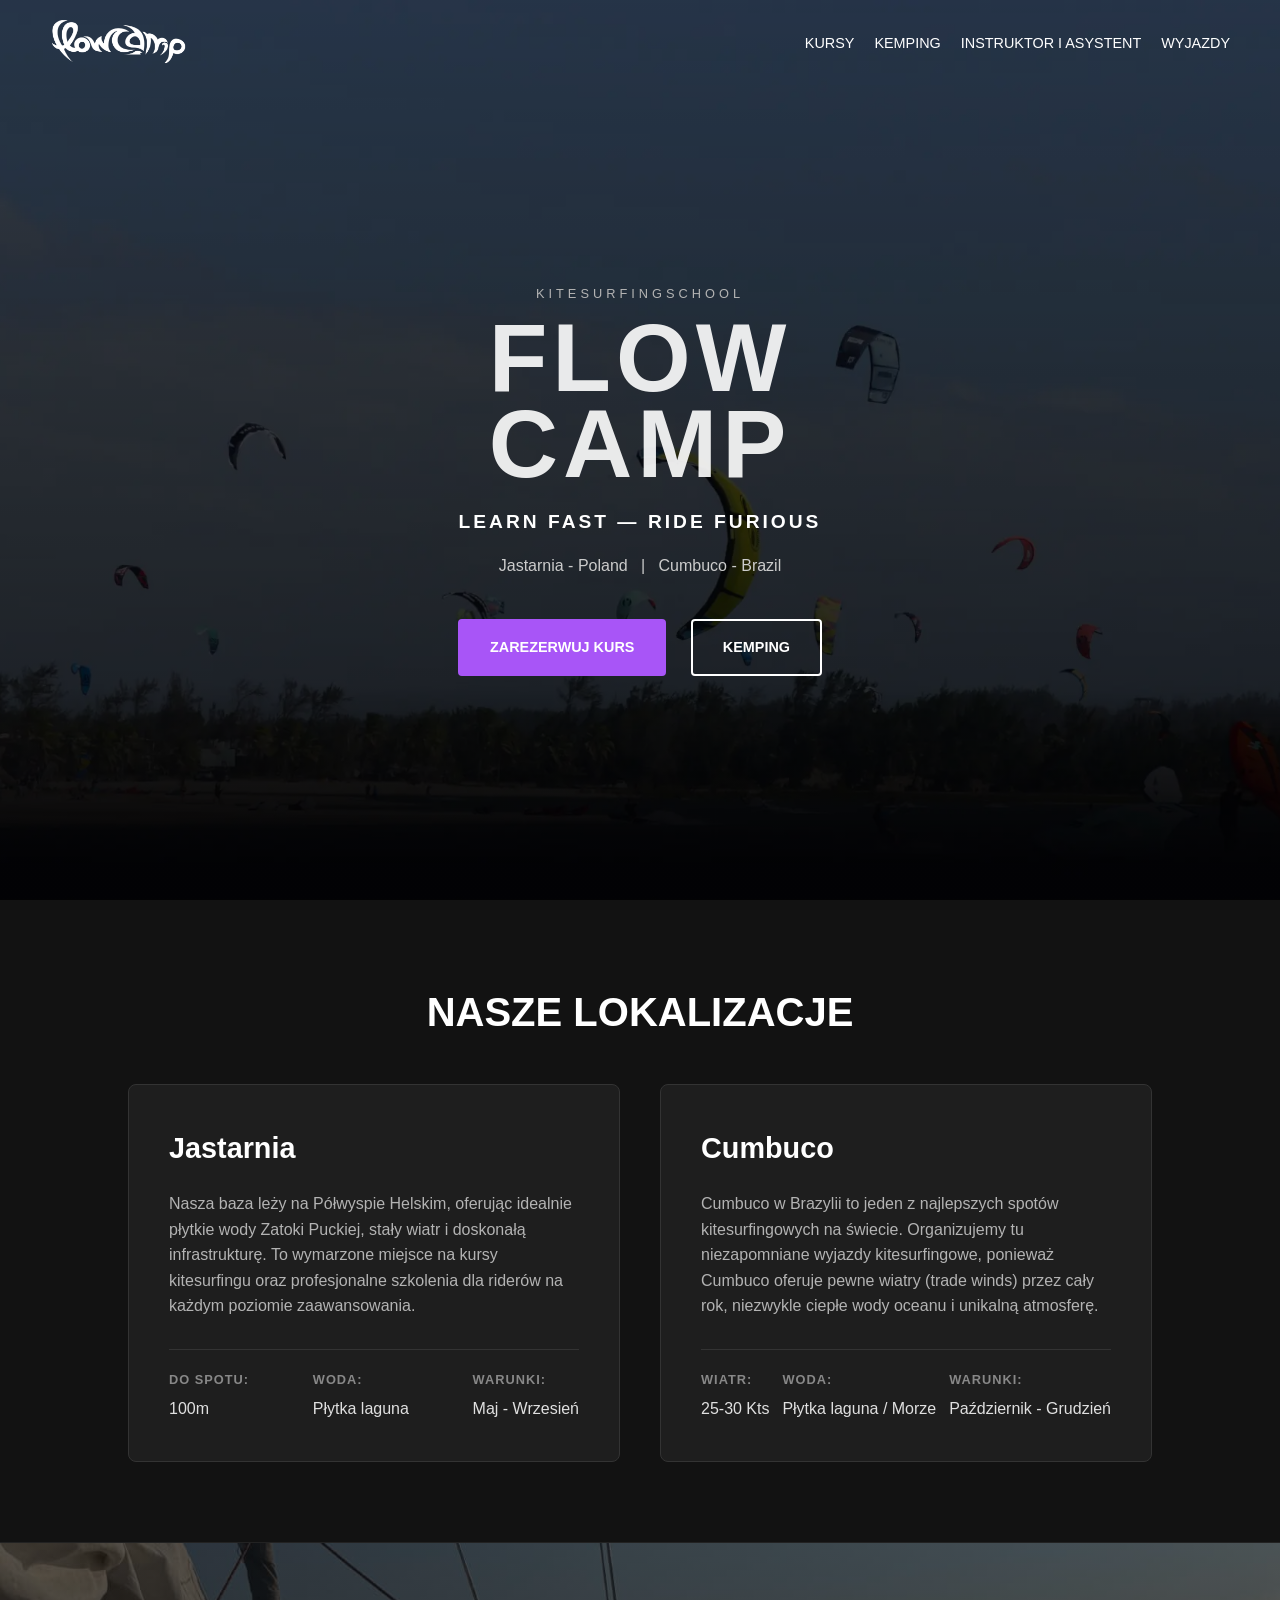
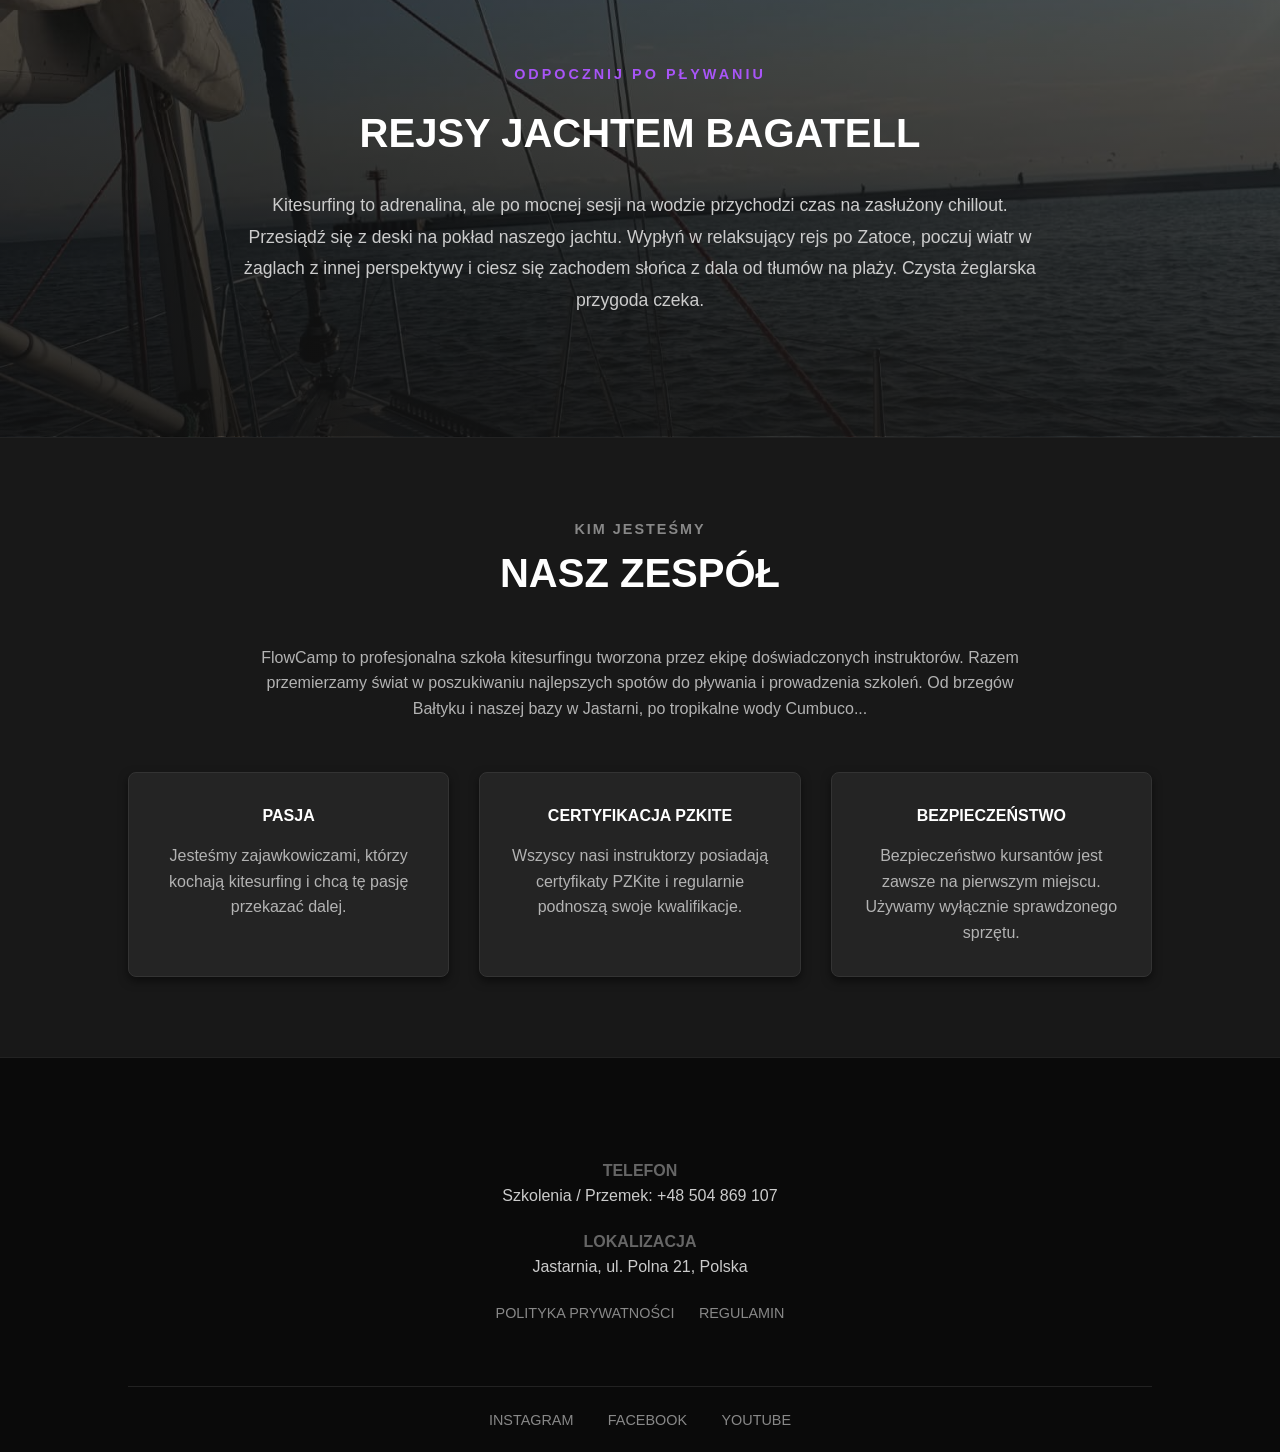
<file: index.html>
<!DOCTYPE html>
<html lang="pl">
<head>
    <meta charset="UTF-8">
    <meta name="viewport" content="width=device-width, initial-scale=1.0">
    <title>FlowCamp Kitesurfing School</title>
    <link rel="stylesheet" href="style.css">
</head>
<body>
    <nav class="navbar">
        <a href="index.html" class="logo">
            <img src="logoflowcamp.webp" alt="FlowCamp Logo">
        </a>
        <div class="menu-toggle" id="mobile-menu">☰</div>
        <ul class="nav-links" id="nav-links">
            <li><a href="kursy.html">Kursy</a></li>
            <li><a href="kemping.html">Kemping</a></li>
            <li><a href="instruktor.html">Instruktor i Asystent</a></li>
            <li><a href="wyjazdy.html">Wyjazdy</a></li>
        </ul>
    </nav>

    <header class="hero-section">
        <div class="hero-content">
            <span class="hero-kicker">KITESURFINGSCHOOL</span>
            <h1 class="hero-title">FLOW<br>CAMP</h1>
            <h2 class="hero-subtitle">LEARN FAST — RIDE FURIOUS</h2>
            <p class="hero-locations">Jastarnia - Poland &nbsp;&nbsp;|&nbsp;&nbsp; Cumbuco - Brazil</p>
            <div class="hero-buttons">
                <a href="kursy.html" class="btn btn-primary">ZAREZERWUJ KURS</a>
                <a href="kemping.html" class="btn btn-outline">KEMPING</a>
            </div>
        </div>
    </header>

    <section class="locations-section">
        <h2 class="section-title">Nasze lokalizacje</h2>
        <div class="locations-grid">
            <div class="location-card">
                <h3>Jastarnia</h3>
                <p>Nasza baza leży na Półwyspie Helskim, oferując idealnie płytkie wody Zatoki Puckiej, stały wiatr i doskonałą infrastrukturę. To wymarzone miejsce na kursy kitesurfingu oraz profesjonalne szkolenia dla riderów na każdym poziomie zaawansowania.</p>
                <ul class="location-stats">
                    <li><strong>DO SPOTU:</strong> 100m</li>
                    <li><strong>WODA:</strong> Płytka laguna</li>
                    <li><strong>WARUNKI:</strong> Maj - Wrzesień</li>
                </ul>
            </div>
            <div class="location-card">
                <h3>Cumbuco</h3>
                <p>Cumbuco w Brazylii to jeden z najlepszych spotów kitesurfingowych na świecie. Organizujemy tu niezapomniane wyjazdy kitesurfingowe, ponieważ Cumbuco oferuje pewne wiatry (trade winds) przez cały rok, niezwykle ciepłe wody oceanu i unikalną atmosferę.</p>
                <ul class="location-stats">
                    <li><strong>WIATR:</strong> 25-30 Kts</li>
                    <li><strong>WODA:</strong> Płytka laguna / Morze</li>
                    <li><strong>WARUNKI:</strong> Październik - Grudzień</li>
                </ul>
            </div>
        </div>
    </section>

    <section class="boat-section">
        <div class="boat-content">
            <span class="kicker-boat">ODPOCZNIJ PO PŁYWANIU</span>
            <h2 class="section-title">REJSY JACHTEM BAGATELL</h2>
            <p>Kitesurfing to adrenalina, ale po mocnej sesji na wodzie przychodzi czas na zasłużony chillout. Przesiądź się z deski na pokład naszego jachtu. Wypłyń w relaksujący rejs po Zatoce, poczuj wiatr w żaglach z innej perspektywy i ciesz się zachodem słońca z dala od tłumów na plaży. Czysta żeglarska przygoda czeka.</p>
        </div>
    </section>

    <section class="team-section">
        <h3 class="kicker">KIM JESTEŚMY</h3>
        <h2 class="section-title">NASZ ZESPÓŁ</h2>
        <p class="team-description">FlowCamp to profesjonalna szkoła kitesurfingu tworzona przez ekipę doświadczonych instruktorów. Razem przemierzamy świat w poszukiwaniu najlepszych spotów do pływania i prowadzenia szkoleń. Od brzegów Bałtyku i naszej bazy w Jastarni, po tropikalne wody Cumbuco...</p>
        
        <div class="features-grid">
            <div class="feature-card">
                <h4>PASJA</h4>
                <p>Jesteśmy zajawkowiczami, którzy kochają kitesurfing i chcą tę pasję przekazać dalej.</p>
            </div>
            <div class="feature-card">
                <h4>CERTYFIKACJA PZKITE</h4>
                <p>Wszyscy nasi instruktorzy posiadają certyfikaty PZKite i regularnie podnoszą swoje kwalifikacje.</p>
            </div>
            <div class="feature-card">
                <h4>BEZPIECZEŃSTWO</h4>
                <p>Bezpieczeństwo kursantów jest zawsze na pierwszym miejscu. Używamy wyłącznie sprawdzonego sprzętu.</p>
            </div>
        </div>
    </section>

    <footer class="main-footer">
        <div class="footer-contact">
            <div class="contact-info">
                <h4>TELEFON</h4>
                <p>Szkolenia / Przemek: +48 504 869 107</p>
                <h4>LOKALIZACJA</h4>
                <p>Jastarnia, ul. Polna 21, Polska</p>
                <div class="footer-links">
                    <a href="#">POLITYKA PRYWATNOŚCI</a>
                    <a href="#">REGULAMIN</a>
                </div>
            </div>
        </div>
        <div class="social-footer">
            <a href="#">INSTAGRAM</a>
            <a href="#">FACEBOOK</a>
            <a href="#">YOUTUBE</a>
        </div>
    </footer>

    <script>
        const menuToggle = document.getElementById('mobile-menu');
        const navLinks = document.getElementById('nav-links');

        menuToggle.addEventListener('click', () => {
            navLinks.classList.toggle('active');
        });
    </script>
</body>
</html>
</file>
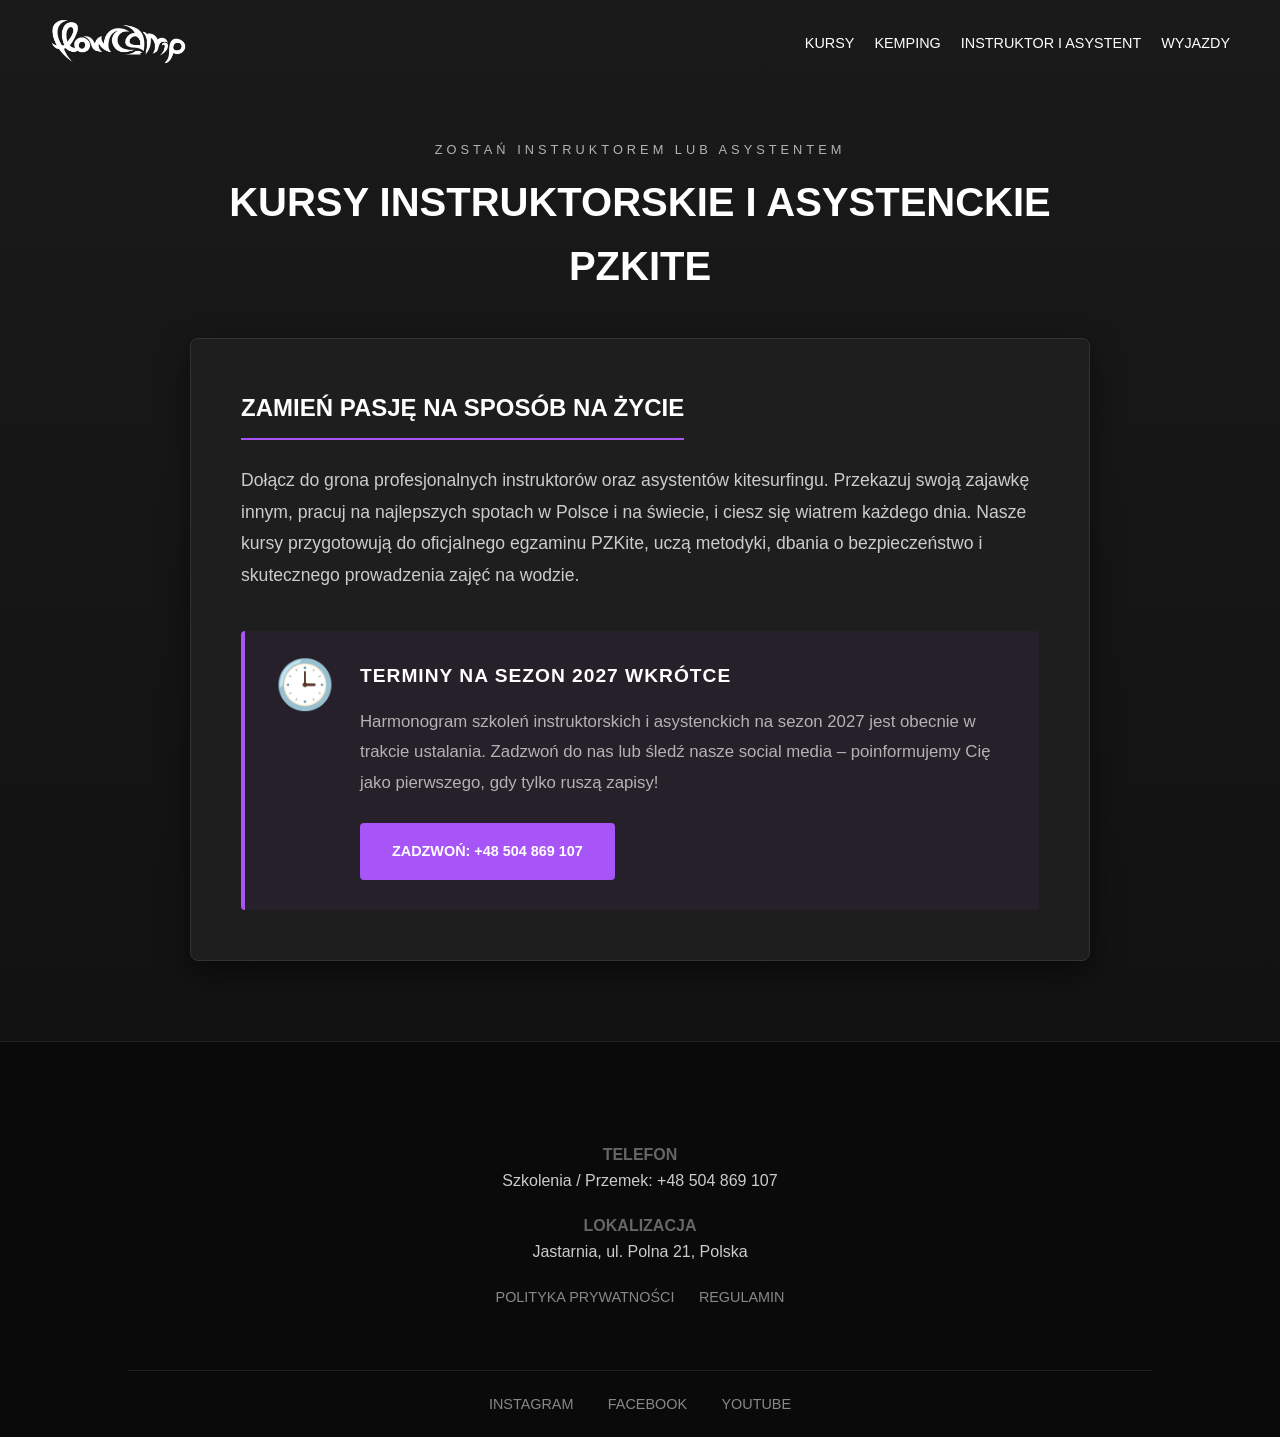
<file: instruktor.html>
<!DOCTYPE html>
<html lang="pl">
<head>
    <meta charset="UTF-8">
    <meta name="viewport" content="width=device-width, initial-scale=1.0">
    <title>Kursy Instruktorskie i Asystenckie - FlowCamp</title>
    <link rel="stylesheet" href="style.css">
</head>
<body>
    <nav class="navbar">
        <a href="index.html" class="logo">
            <img src="logoflowcamp.webp" alt="FlowCamp Logo">
        </a>
        <div class="menu-toggle" id="mobile-menu">☰</div>
        <ul class="nav-links" id="nav-links">
            <li><a href="kursy.html">Kursy</a></li>
            <li><a href="kemping.html">Kemping</a></li>
            <li><a href="instruktor.html">Instruktor i Asystent</a></li>
            <li><a href="wyjazdy.html">Wyjazdy</a></li>
        </ul>
    </nav>

    <header class="instructor-header">
        <div class="instructor-container">
            <span class="hero-kicker">ZOSTAŃ INSTRUKTOREM LUB ASYSTENTEM</span>
            <h1 class="section-title">KURSY INSTRUKTORSKIE I ASYSTENCKIE PZKITE</h1>
            
            <div class="instructor-card">
                <h3>ZAMIEŃ PASJĘ NA SPOSÓB NA ŻYCIE</h3>
                <p>Dołącz do grona profesjonalnych instruktorów oraz asystentów kitesurfingu. Przekazuj swoją zajawkę innym, pracuj na najlepszych spotach w Polsce i na świecie, i ciesz się wiatrem każdego dnia. Nasze kursy przygotowują do oficjalnego egzaminu PZKite, uczą metodyki, dbania o bezpieczeństwo i skutecznego prowadzenia zajęć na wodzie.</p>
                
                <div class="instructor-alert">
                    <div class="alert-icon">🕒</div>
                    <div class="alert-content">
                        <h4>TERMINY NA SEZON 2027 WKRÓTCE</h4>
                        <p>Harmonogram szkoleń instruktorskich i asystenckich na sezon 2027 jest obecnie w trakcie ustalania. Zadzwoń do nas lub śledź nasze social media – poinformujemy Cię jako pierwszego, gdy tylko ruszą zapisy!</p>
                        <a href="tel:+48504869107" class="btn btn-primary alert-btn">ZADZWOŃ: +48 504 869 107</a>
                    </div>
                </div>
            </div>
        </div>
    </header>

    <footer class="main-footer">
        <div class="footer-contact">
            <div class="contact-info">
                <h4>TELEFON</h4>
                <p>Szkolenia / Przemek: +48 504 869 107</p>
                <h4>LOKALIZACJA</h4>
                <p>Jastarnia, ul. Polna 21, Polska</p>
                <div class="footer-links">
                    <a href="#">POLITYKA PRYWATNOŚCI</a>
                    <a href="#">REGULAMIN</a>
                </div>
            </div>
        </div>
        <div class="social-footer">
            <a href="#">INSTAGRAM</a>
            <a href="#">FACEBOOK</a>
            <a href="#">YOUTUBE</a>
        </div>
    </footer>

    <script>
        const menuToggle = document.getElementById('mobile-menu');
        const navLinks = document.getElementById('nav-links');

        menuToggle.addEventListener('click', () => {
            navLinks.classList.toggle('active');
        });
    </script>
</body>
</html>
</file>
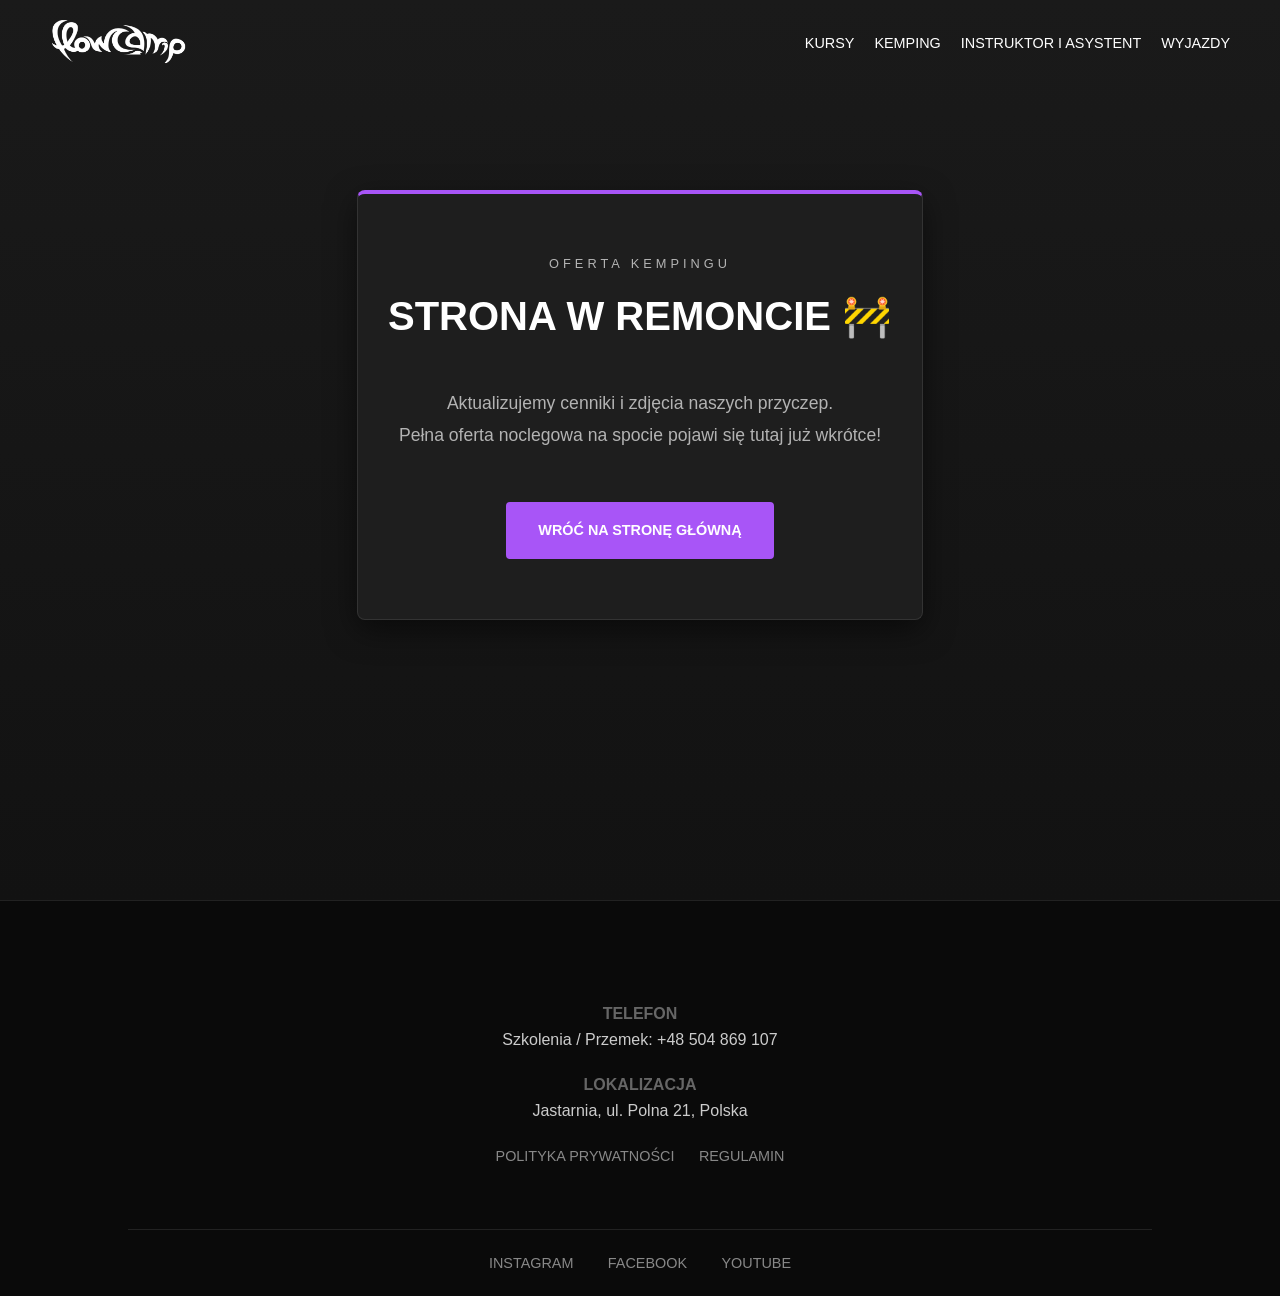
<file: kemping.html>
<!DOCTYPE html>
<html lang="pl">
<head>
    <meta charset="UTF-8">
    <meta name="viewport" content="width=device-width, initial-scale=1.0">
    <title>Kemping - FlowCamp</title>
    <link rel="stylesheet" href="style.css">
</head>
<body>
    <nav class="navbar">
        <a href="index.html" class="logo">
            <img src="logoflowcamp.webp" alt="FlowCamp Logo">
        </a>
        <div class="menu-toggle" id="mobile-menu">☰</div>
        <ul class="nav-links" id="nav-links">
            <li><a href="kursy.html">Kursy</a></li>
            <li><a href="kemping.html">Kemping</a></li>
            <li><a href="instruktor.html">Instruktor i Asystent</a></li>
            <li><a href="wyjazdy.html">Wyjazdy</a></li>
        </ul>
    </nav>

    <header class="camping-header">
        <div class="camping-container under-construction">
            <span class="hero-kicker">OFERTA KEMPINGU</span>
            <h1 class="section-title">STRONA W REMONCIE 🚧</h1>
            <p class="maintenance-text">Aktualizujemy cenniki i zdjęcia naszych przyczep.<br>Pełna oferta noclegowa na spocie pojawi się tutaj już wkrótce!</p>
            <a href="index.html" class="btn btn-primary" style="margin-top: 30px;">WRÓĆ NA STRONĘ GŁÓWNĄ</a>
        </div>
    </header>

    <footer class="main-footer">
        <div class="footer-contact">
            <div class="contact-info">
                <h4>TELEFON</h4>
                <p>Szkolenia / Przemek: +48 504 869 107</p>
                <h4>LOKALIZACJA</h4>
                <p>Jastarnia, ul. Polna 21, Polska</p>
                <div class="footer-links">
                    <a href="#">POLITYKA PRYWATNOŚCI</a>
                    <a href="#">REGULAMIN</a>
                </div>
            </div>
        </div>
        <div class="social-footer">
            <a href="#">INSTAGRAM</a>
            <a href="#">FACEBOOK</a>
            <a href="#">YOUTUBE</a>
        </div>
    </footer>

    <script>
        const menuToggle = document.getElementById('mobile-menu');
        const navLinks = document.getElementById('nav-links');

        menuToggle.addEventListener('click', () => {
            navLinks.classList.toggle('active');
        });
    </script>
</body>
</html>
</file>
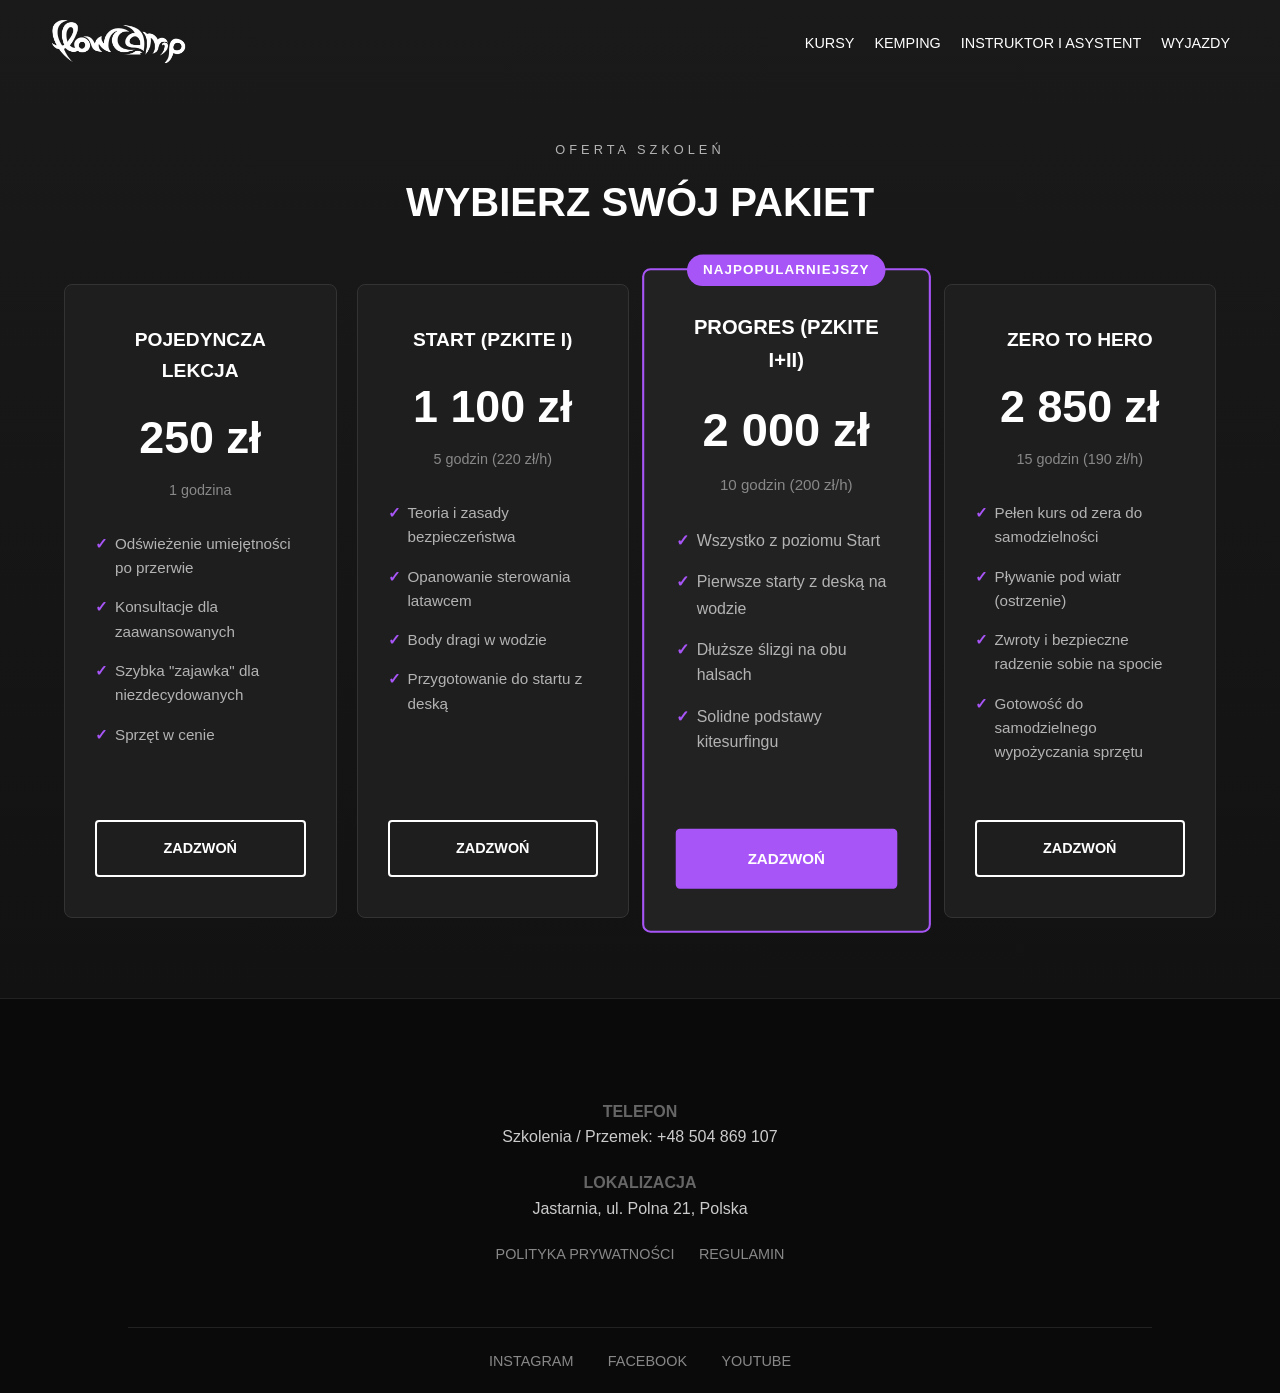
<file: kursy.html>
<!DOCTYPE html>
<html lang="pl">
<head>
    <meta charset="UTF-8">
    <meta name="viewport" content="width=device-width, initial-scale=1.0">
    <title>Kursy Kitesurfingu - FlowCamp</title>
    <link rel="stylesheet" href="style.css">
</head>
<body>
    <nav class="navbar">
        <a href="index.html" class="logo">
            <img src="logoflowcamp.webp" alt="FlowCamp Logo">
        </a>
        <div class="menu-toggle" id="mobile-menu">☰</div>
        <ul class="nav-links" id="nav-links">
            <li><a href="kursy.html">Kursy</a></li>
            <li><a href="kemping.html">Kemping</a></li>
            <li><a href="instruktor.html">Instruktor i Asystent</a></li>
            <li><a href="wyjazdy.html">Wyjazdy</a></li>
        </ul>
    </nav>

    <header class="pricing-header">
        <div class="pricing-container">
            <span class="hero-kicker">OFERTA SZKOLEŃ</span>
            <h1 class="section-title">WYBIERZ SWÓJ PAKIET</h1>
            
            <div class="pricing-grid">
                <div class="pricing-card">
                    <h3>POJEDYNCZA LEKCJA</h3>
                    <div class="price">250 zł</div>
                    <div class="price-calc">1 godzina</div>
                    <ul class="pricing-features">
                        <li>Odświeżenie umiejętności po przerwie</li>
                        <li>Konsultacje dla zaawansowanych</li>
                        <li>Szybka "zajawka" dla niezdecydowanych</li>
                        <li>Sprzęt w cenie</li>
                    </ul>
                    <a href="tel:+48504869107" class="btn btn-outline">ZADZWOŃ</a>
                </div>

                <div class="pricing-card">
                    <h3>START (PZKITE I)</h3>
                    <div class="price">1 100 zł</div>
                    <div class="price-calc">5 godzin (220 zł/h)</div>
                    <ul class="pricing-features">
                        <li>Teoria i zasady bezpieczeństwa</li>
                        <li>Opanowanie sterowania latawcem</li>
                        <li>Body dragi w wodzie</li>
                        <li>Przygotowanie do startu z deską</li>
                    </ul>
                    <a href="tel:+48504869107" class="btn btn-outline">ZADZWOŃ</a>
                </div>

                <div class="pricing-card popular">
                    <div class="popular-badge">NAJPOPULARNIEJSZY</div>
                    <h3>PROGRES (PZKITE I+II)</h3>
                    <div class="price">2 000 zł</div>
                    <div class="price-calc">10 godzin (200 zł/h)</div>
                    <ul class="pricing-features">
                        <li>Wszystko z poziomu Start</li>
                        <li>Pierwsze starty z deską na wodzie</li>
                        <li>Dłuższe ślizgi na obu halsach</li>
                        <li>Solidne podstawy kitesurfingu</li>
                    </ul>
                    <a href="tel:+48504869107" class="btn btn-primary">ZADZWOŃ</a>
                </div>

                <div class="pricing-card">
                    <h3>ZERO TO HERO</h3>
                    <div class="price">2 850 zł</div>
                    <div class="price-calc">15 godzin (190 zł/h)</div>
                    <ul class="pricing-features">
                        <li>Pełen kurs od zera do samodzielności</li>
                        <li>Pływanie pod wiatr (ostrzenie)</li>
                        <li>Zwroty i bezpieczne radzenie sobie na spocie</li>
                        <li>Gotowość do samodzielnego wypożyczania sprzętu</li>
                    </ul>
                    <a href="tel:+48504869107" class="btn btn-outline">ZADZWOŃ</a>
                </div>
            </div>
        </div>
    </header>

    <footer class="main-footer">
        <div class="footer-contact">
            <div class="contact-info">
                <h4>TELEFON</h4>
                <p>Szkolenia / Przemek: +48 504 869 107</p>
                <h4>LOKALIZACJA</h4>
                <p>Jastarnia, ul. Polna 21, Polska</p>
                <div class="footer-links">
                    <a href="#">POLITYKA PRYWATNOŚCI</a>
                    <a href="#">REGULAMIN</a>
                </div>
            </div>
        </div>
        <div class="social-footer">
            <a href="#">INSTAGRAM</a>
            <a href="#">FACEBOOK</a>
            <a href="#">YOUTUBE</a>
        </div>
    </footer>

    <script>
        const menuToggle = document.getElementById('mobile-menu');
        const navLinks = document.getElementById('nav-links');

        menuToggle.addEventListener('click', () => {
            navLinks.classList.toggle('active');
        });
    </script>
</body>
</html>
</file>
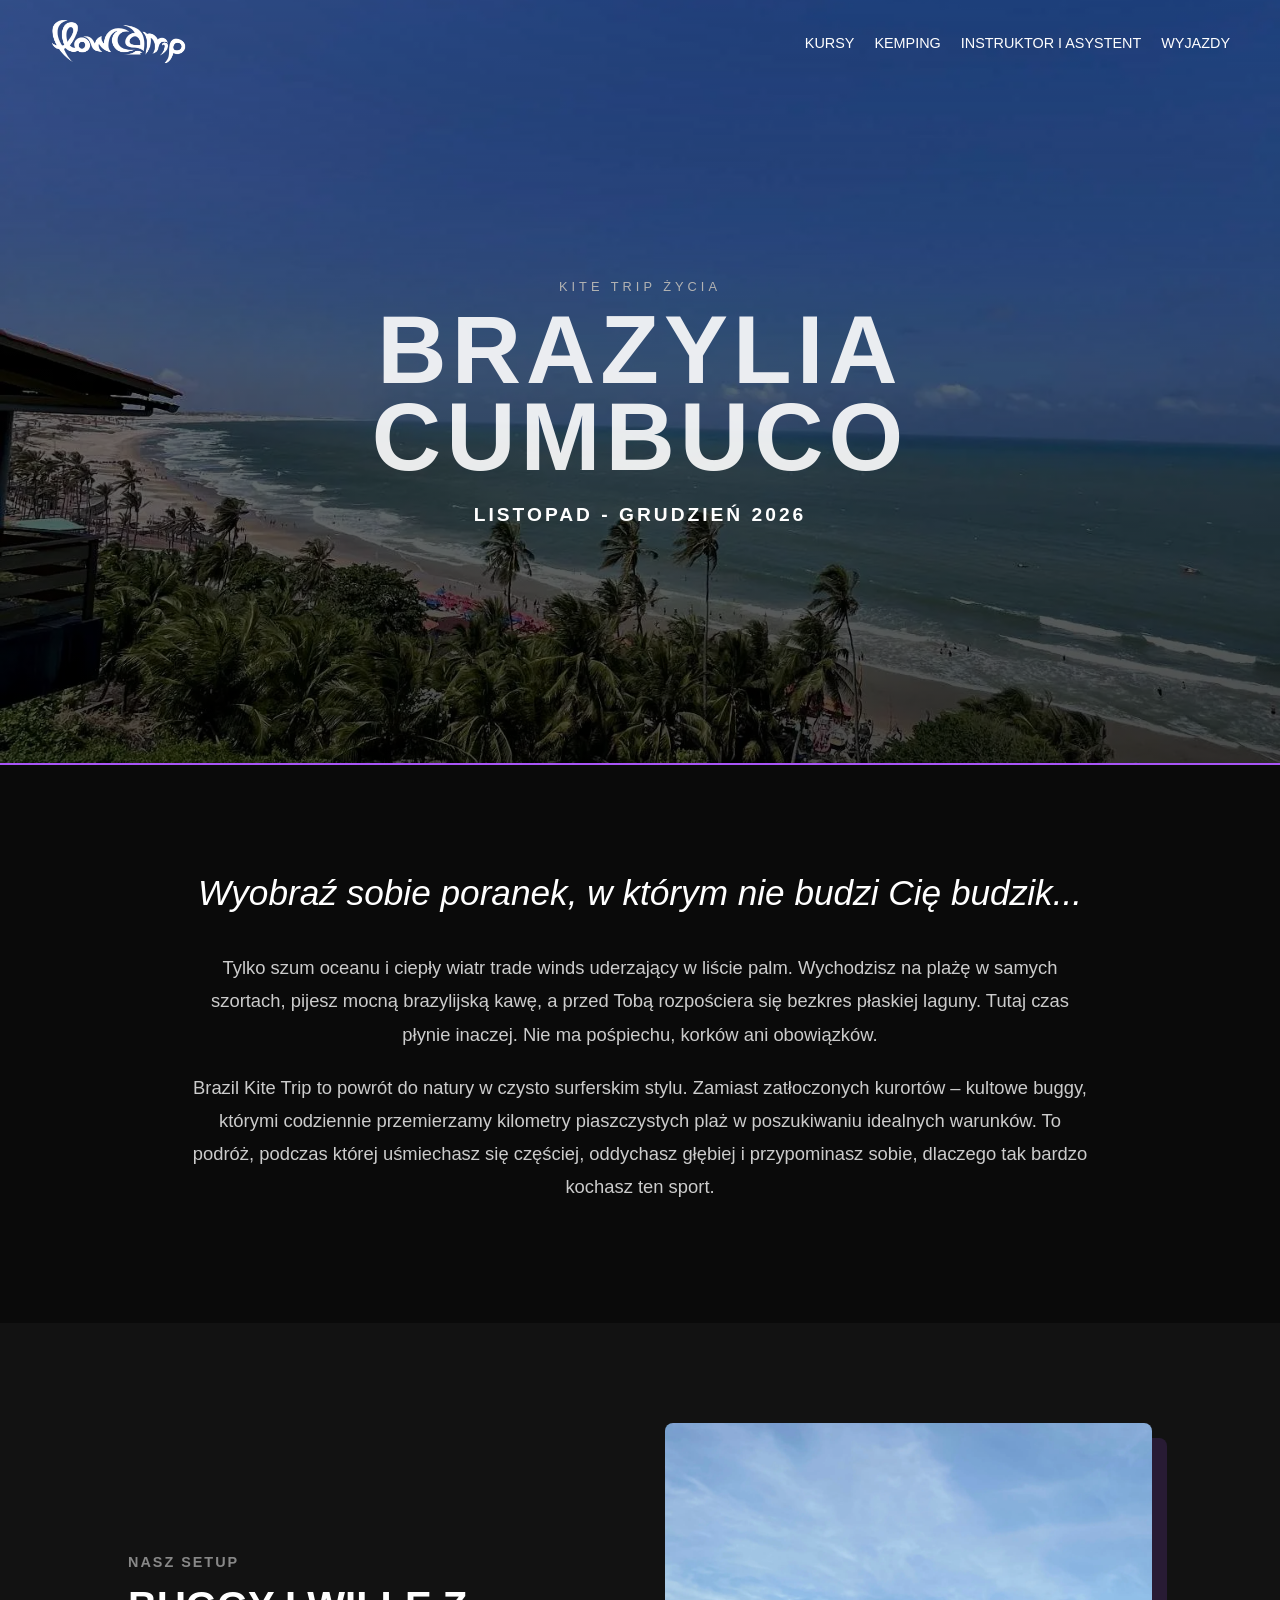
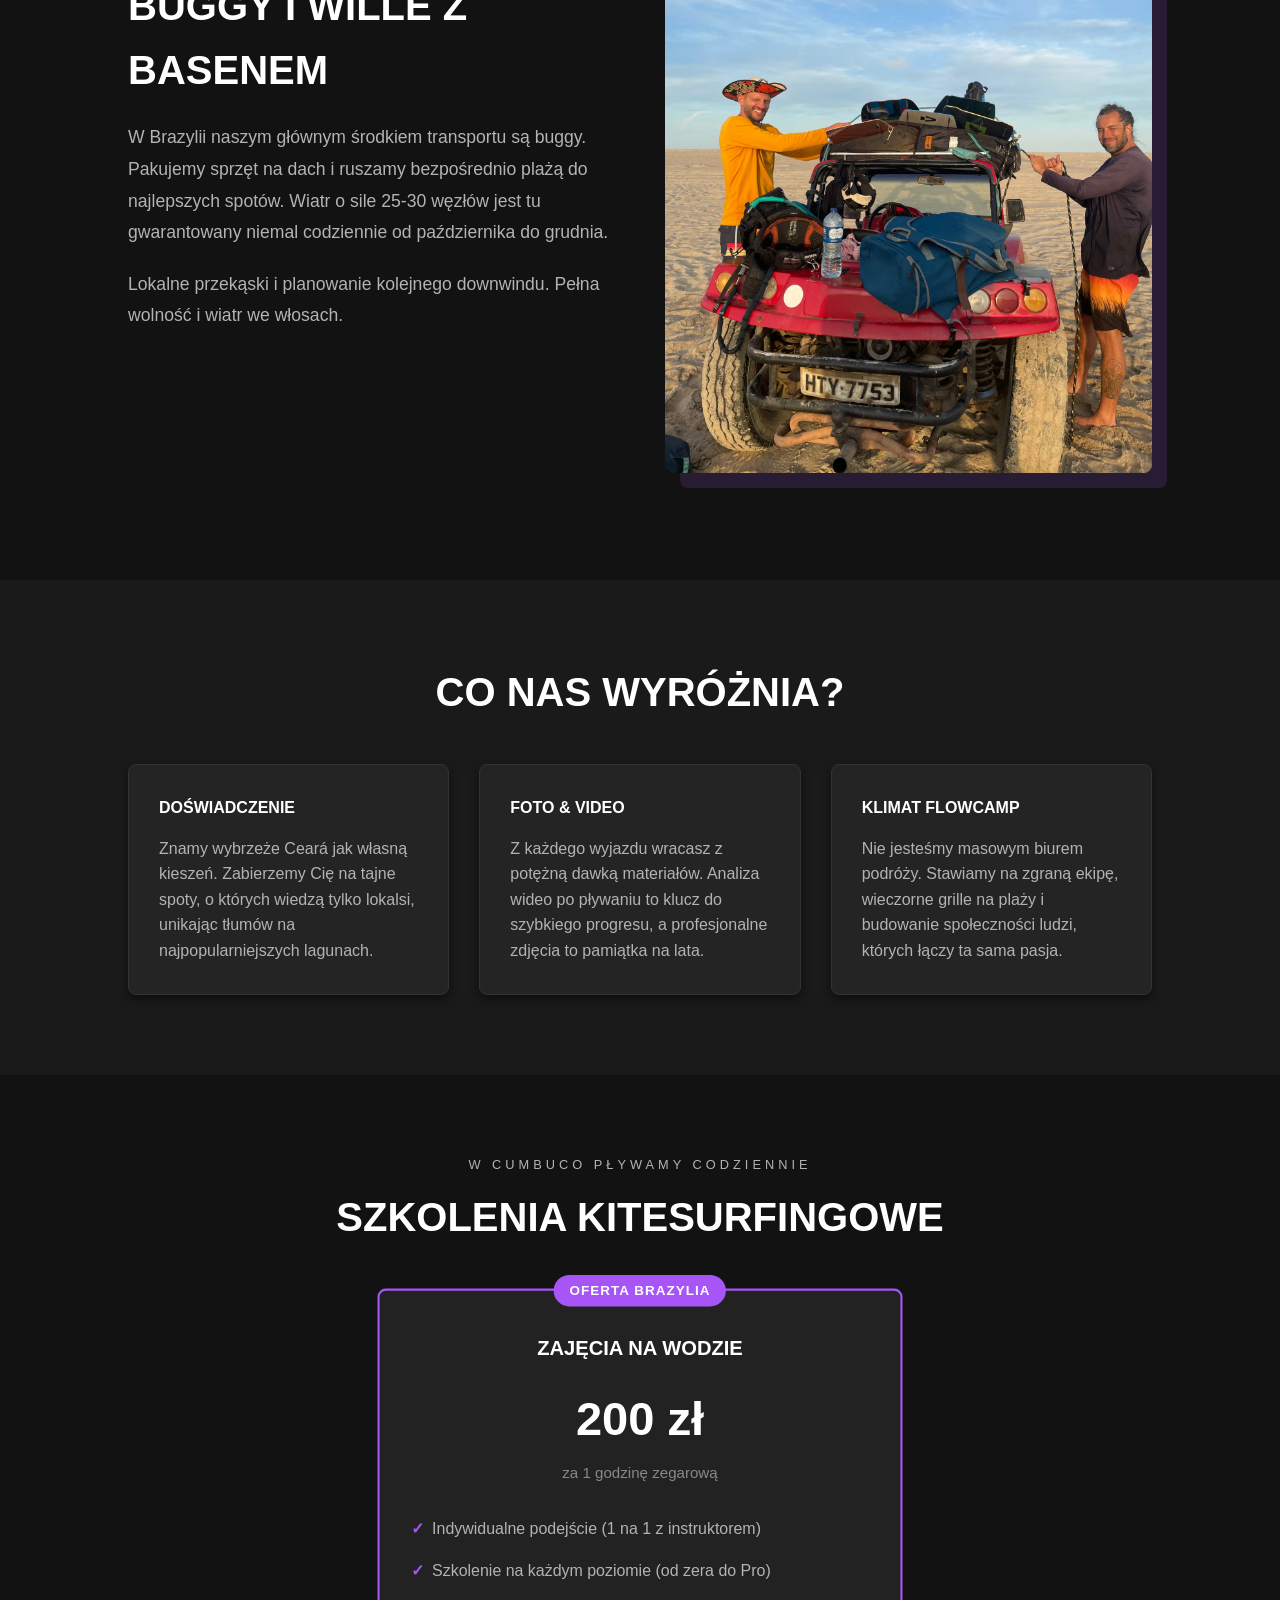
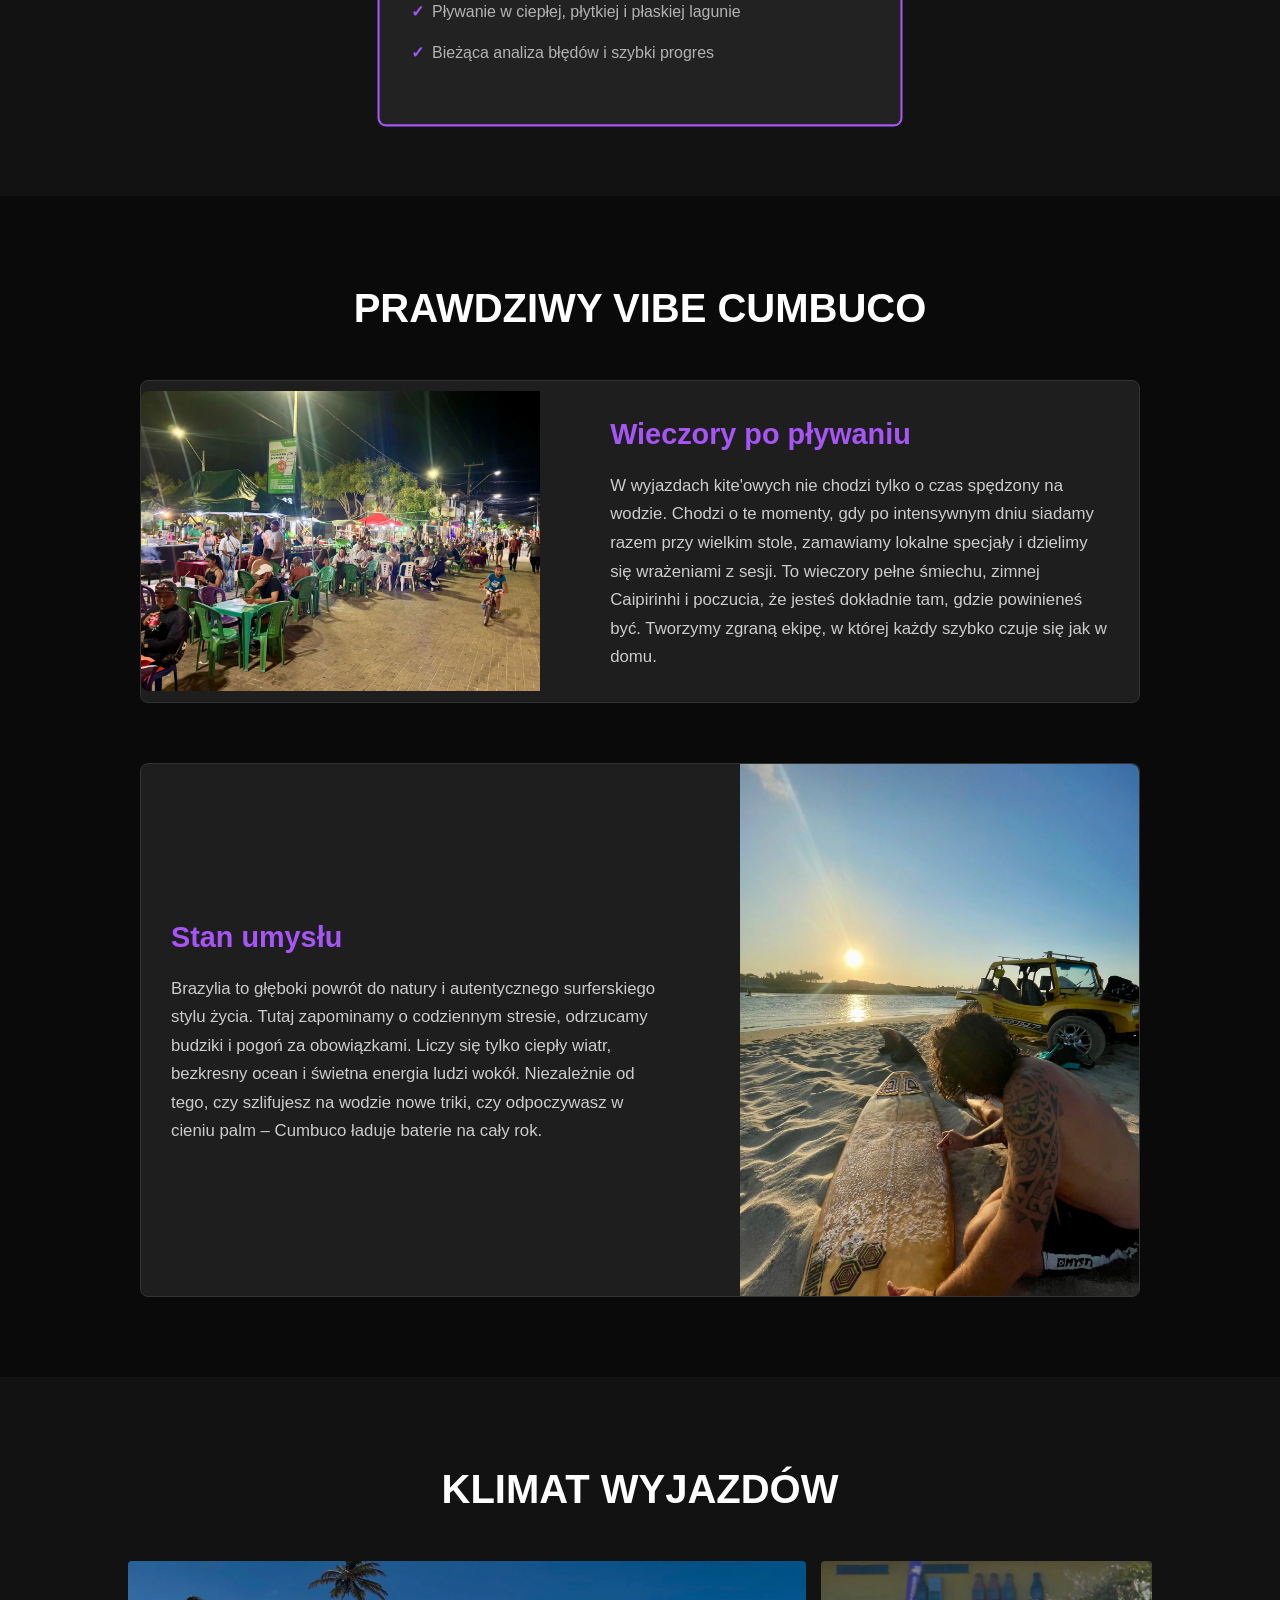
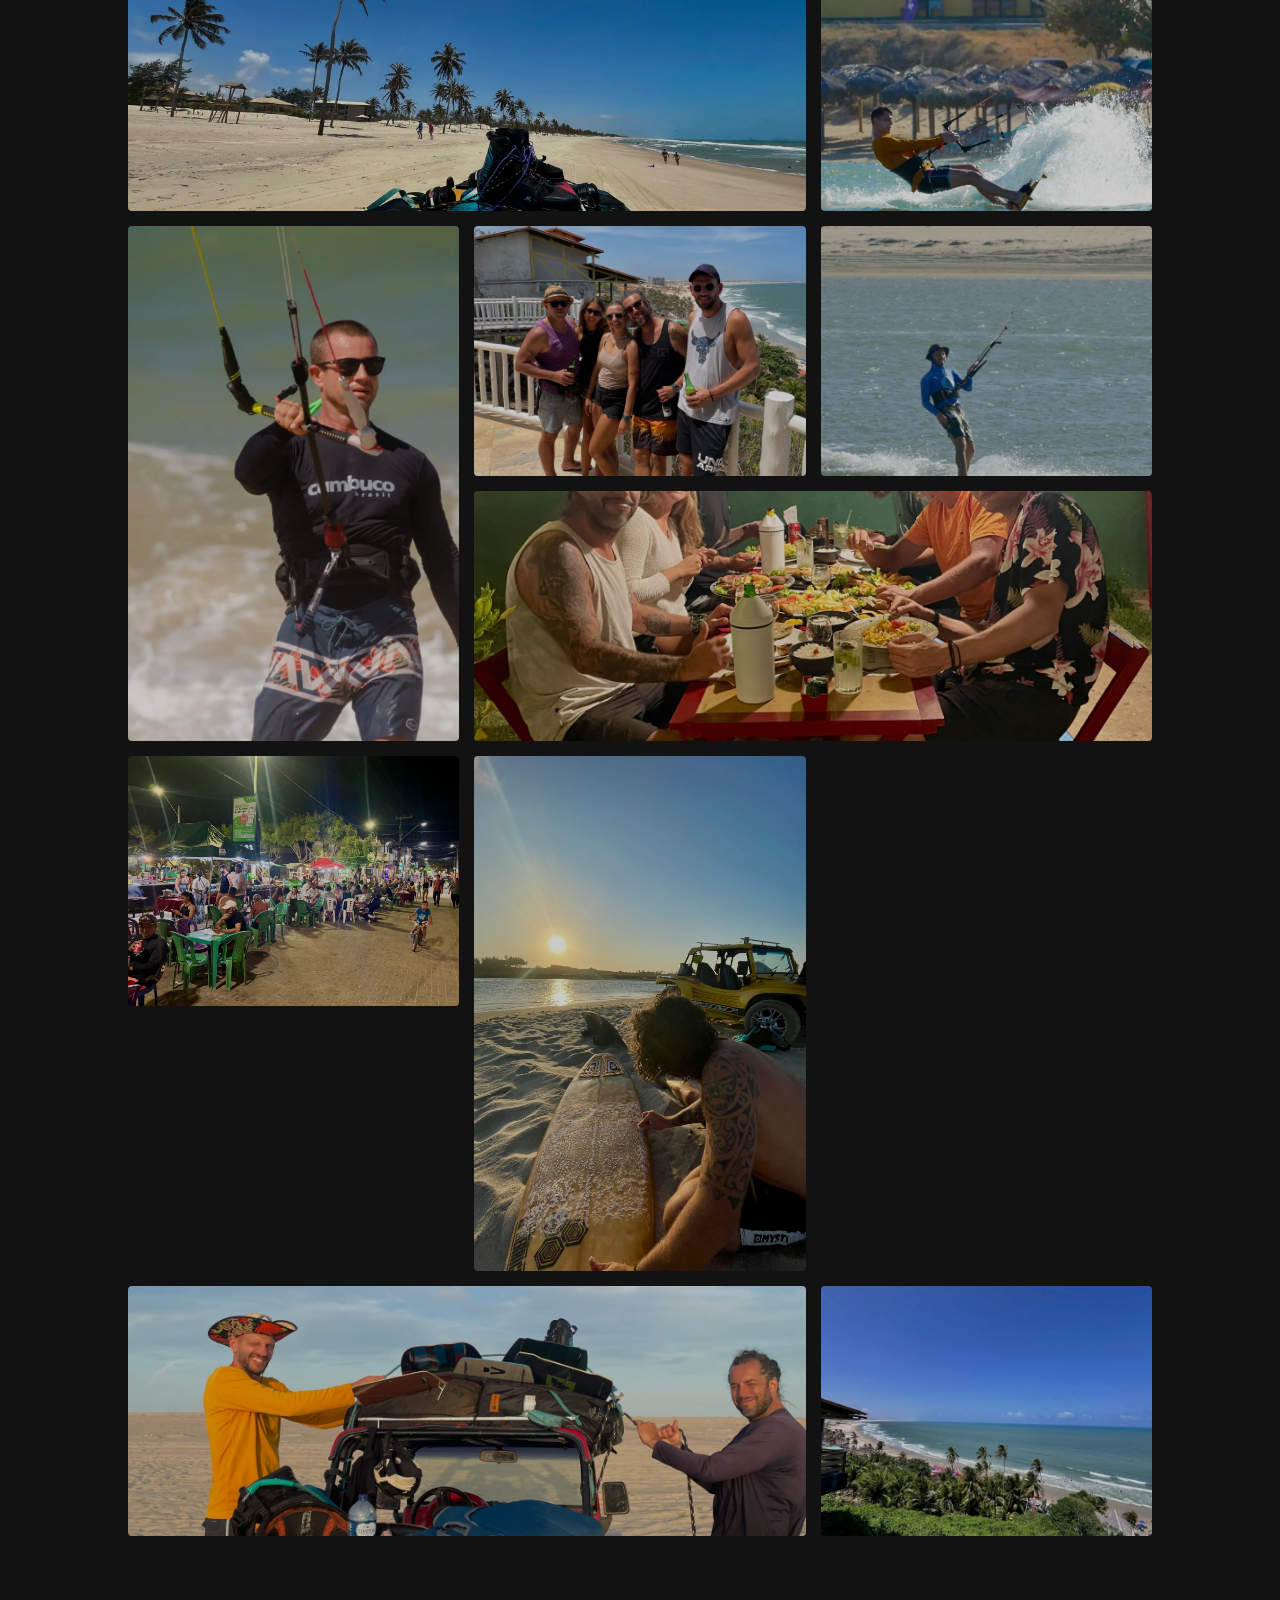
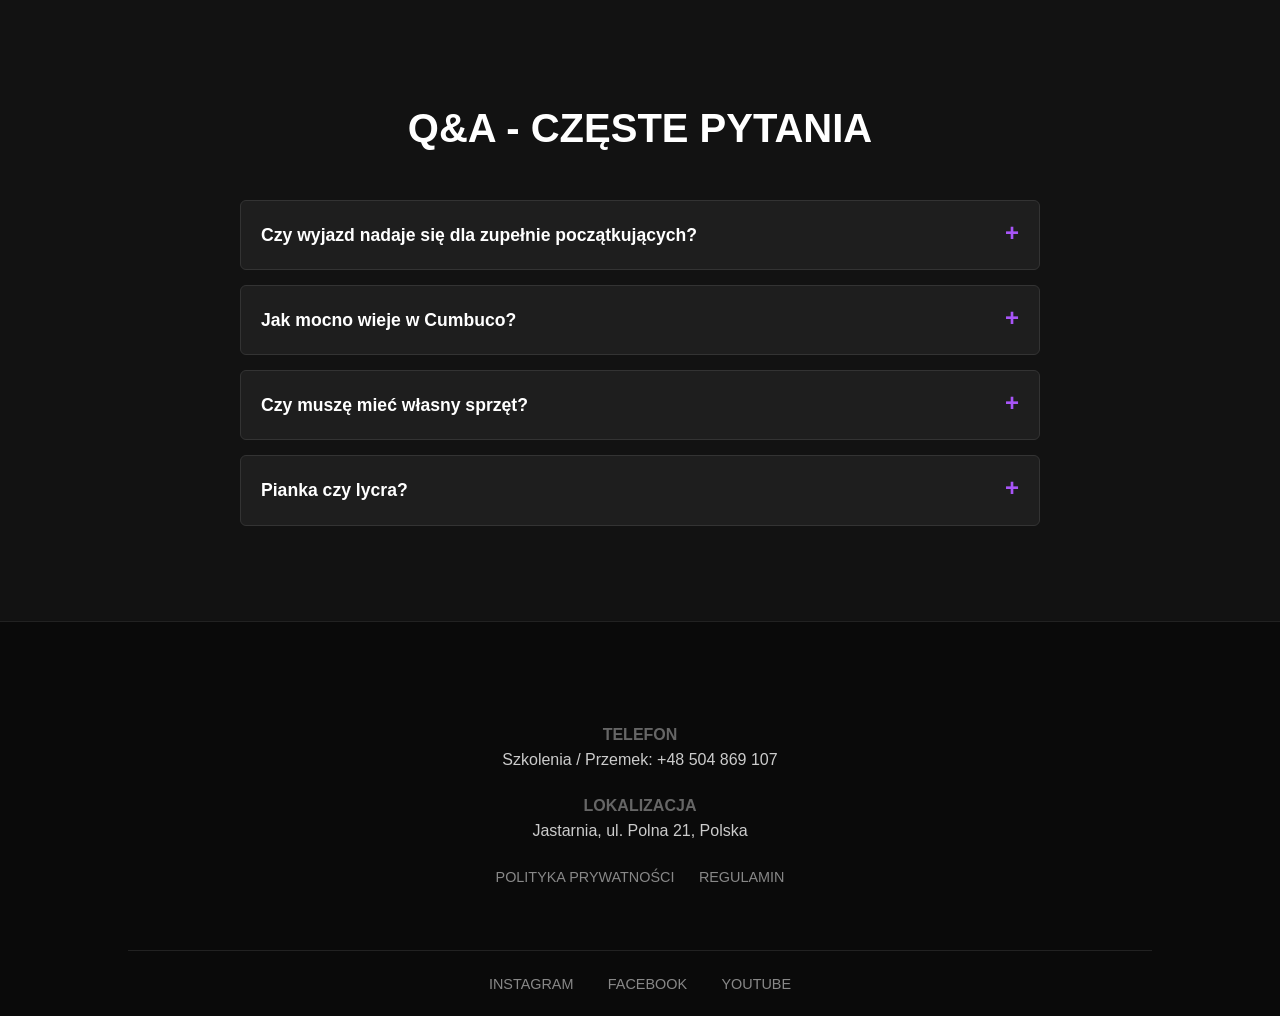
<file: wyjazdy.html>
<!DOCTYPE html>
<html lang="pl">
<head>
    <meta charset="UTF-8">
    <meta name="viewport" content="width=device-width, initial-scale=1.0">
    <title>Kite Trip Brazylia - FlowCamp</title>
    <link rel="stylesheet" href="style.css">
</head>
<body>
    <nav class="navbar">
        <a href="index.html" class="logo">
            <img src="logoflowcamp.webp" alt="FlowCamp Logo">
        </a>
        <div class="menu-toggle" id="mobile-menu">☰</div>
        <ul class="nav-links" id="nav-links">
            <li><a href="kursy.html">Kursy</a></li>
            <li><a href="kemping.html">Kemping</a></li>
            <li><a href="instruktor.html">Instruktor i Asystent</a></li>
            <li><a href="wyjazdy.html">Wyjazdy</a></li>
        </ul>
    </nav>

    <!-- Sekcja Hero -->
    <header class="trips-hero" style="background-image: linear-gradient(rgba(0, 0, 0, 0.4), rgba(0, 0, 0, 0.7)), url('zdjeciawyjazdy/att.6XcprU8W9aIEBeDkBhKpND3S44tp7--m1SCDQhsqkfA.webp');">
        <div class="hero-content">
            <span class="hero-kicker">KITE TRIP ŻYCIA</span>
            <h1 class="hero-title">BRAZYLIA<br>CUMBUCO</h1>
            <h2 class="hero-subtitle">LISTOPAD - GRUDZIEŃ 2026</h2>
        </div>
    </header>

    <!-- Sekcja Emocjonalna (Storytelling) -->
    <section class="trips-story">
        <div class="story-container">
            <h2>Wyobraź sobie poranek, w którym nie budzi Cię budzik...</h2>
            <p>Tylko szum oceanu i ciepły wiatr trade winds uderzający w liście palm. Wychodzisz na plażę w samych szortach, pijesz mocną brazylijską kawę, a przed Tobą rozpościera się bezkres płaskiej laguny. Tutaj czas płynie inaczej. Nie ma pośpiechu, korków ani obowiązków.</p>
            <p>Brazil Kite Trip to powrót do natury w czysto surferskim stylu. Zamiast zatłoczonych kurortów – kultowe buggy, którymi codziennie przemierzamy kilometry piaszczystych plaż w poszukiwaniu idealnych warunków. To podróż, podczas której uśmiechasz się częściej, oddychasz głębiej i przypominasz sobie, dlaczego tak bardzo kochasz ten sport.</p>
        </div>
    </section>

    <!-- Sekcja Setup / Buggy -->
    <section class="trips-setup">
        <div class="setup-text">
            <h3 class="kicker">NASZ SETUP</h3>
            <h2 class="section-title" style="text-align: left; margin-bottom: 20px;">BUGGY I WILLE Z BASENEM</h2>
            <p>W Brazylii naszym głównym środkiem transportu są buggy. Pakujemy sprzęt na dach i ruszamy bezpośrednio plażą do najlepszych spotów. Wiatr o sile 25-30 węzłów jest tu gwarantowany niemal codziennie od października do grudnia.</p>
            <p>Lokalne przekąski i planowanie kolejnego downwindu. Pełna wolność i wiatr we włosach.</p>
        </div>
        <div class="setup-image">
            <img src="zdjeciawyjazdy/AF9F1ED4-EC53-4D7F-9E18-194479DB0520_L0_001-14.05.2025, 23_18_05.webp" alt="Ekipa FlowCamp przy czerwonym buggy na plaży">
        </div>
    </section>

    <!-- Co nas wyróżnia -->
    <section class="trips-features">
        <h2 class="section-title">CO NAS WYRÓŻNIA?</h2>
        <div class="features-grid">
            <div class="feature-card">
                <h4>DOŚWIADCZENIE</h4>
                <p>Znamy wybrzeże Ceará jak własną kieszeń. Zabierzemy Cię na tajne spoty, o których wiedzą tylko lokalsi, unikając tłumów na najpopularniejszych lagunach.</p>
            </div>
            <div class="feature-card">
                <h4>FOTO & VIDEO</h4>
                <p>Z każdego wyjazdu wracasz z potężną dawką materiałów. Analiza wideo po pływaniu to klucz do szybkiego progresu, a profesjonalne zdjęcia to pamiątka na lata.</p>
            </div>
            <div class="feature-card">
                <h4>KLIMAT FLOWCAMP</h4>
                <p>Nie jesteśmy masowym biurem podróży. Stawiamy na zgraną ekipę, wieczorne grille na plaży i budowanie społeczności ludzi, których łączy ta sama pasja.</p>
            </div>
        </div>
    </section>

    <!-- Oferta Szkoleniowa -->
    <section id="oferta" class="trips-pricing">
        <div class="pricing-container">
            <span class="hero-kicker">W CUMBUCO PŁYWAMY CODZIENNIE</span>
            <h2 class="section-title">SZKOLENIA KITESURFINGOWE</h2>
            <div class="pricing-grid">
                <div class="pricing-card popular" style="max-width: 500px; margin: 0 auto; flex: none; width: 100%;">
                    <div class="popular-badge">OFERTA BRAZYLIA</div>
                    <h3>ZAJĘCIA NA WODZIE</h3>
                    <div class="price">200 zł</div>
                    <div class="price-calc">za 1 godzinę zegarową</div>
                    <ul class="pricing-features" style="margin-bottom: 0;">
                        <li>Indywidualne podejście (1 na 1 z instruktorem)</li>
                        <li>Szkolenie na każdym poziomie (od zera do Pro)</li>
                        <li>Pływanie w ciepłej, płytkiej i płaskiej lagunie</li>
                        <li>Bieżąca analiza błędów i szybki progres</li>
                    </ul>
                </div>
            </div>
        </div>
    </section>

    <!-- Klimat i Odczucia (Zastępuje Kim Jesteśmy) -->
    <section class="trips-team">
        <h2 class="section-title">PRAWDZIWY VIBE CUMBUCO</h2>
        <div class="team-container">
            <div class="team-member">
                <img src="zdjeciawyjazdy/ee118d98-fd27-4203-9f5a-d813a7d02173.webp" alt="Wieczorna integracja na ulicy">
                <div class="member-info">
                    <h3>Wieczory po pływaniu</h3>
                    <p>W wyjazdach kite'owych nie chodzi tylko o czas spędzony na wodzie. Chodzi o te momenty, gdy po intensywnym dniu siadamy razem przy wielkim stole, zamawiamy lokalne specjały i dzielimy się wrażeniami z sesji. To wieczory pełne śmiechu, zimnej Caipirinhi i poczucia, że jesteś dokładnie tam, gdzie powinieneś być. Tworzymy zgraną ekipę, w której każdy szybko czuje się jak w domu.</p>
                </div>
            </div>
            <div class="team-member reverse">
                <img src="zdjeciawyjazdy/IMG_0801.webp" alt="Kitesurfer o zachodzie słońca">
                <div class="member-info">
                    <h3>Stan umysłu</h3>
                    <p>Brazylia to głęboki powrót do natury i autentycznego surferskiego stylu życia. Tutaj zapominamy o codziennym stresie, odrzucamy budziki i pogoń za obowiązkami. Liczy się tylko ciepły wiatr, bezkresny ocean i świetna energia ludzi wokół. Niezależnie od tego, czy szlifujesz na wodzie nowe triki, czy odpoczywasz w cieniu palm – Cumbuco ładuje baterie na cały rok.</p>
                </div>
            </div>
        </div>
    </section>

    <!-- Mozaika Zdjęć -->
    <section class="trips-gallery-section">
        <h2 class="section-title">KLIMAT WYJAZDÓW</h2>
        <div class="gallery-grid">
            <img src="zdjeciawyjazdy/22564e05-c8f1-4bb3-a32d-c1f3b6a97499.webp" alt="Sprzęt na buggy na plaży" class="gallery-img wide">
            <img src="zdjeciawyjazdy/c390d792-5e34-457a-9ab4-92fa5c60d40b.webp" alt="Kitesurfer w akcji na wodzie" class="gallery-img">
            <img src="zdjeciawyjazdy/c1e957cd-78e0-4f99-9f67-e9a1e020d835.webp" alt="Kitesurfer portret na plaży" class="gallery-img tall">
            <img src="zdjeciawyjazdy/IMG_0807.webp" alt="Ekipa z widokiem na ocean" class="gallery-img">
            <img src="zdjeciawyjazdy/P1310502.webp" alt="Kitesurfer na wodzie" class="gallery-img">
            <img src="zdjeciawyjazdy/IMG_0799.webp" alt="Wieczorna integracja przy stole" class="gallery-img wide">
            
            <img src="zdjeciawyjazdy/ee118d98-fd27-4203-9f5a-d813a7d02173.webp" alt="Wieczorny gwar na brazylijskiej ulicy" class="gallery-img">
            <img src="zdjeciawyjazdy/IMG_0801.webp" alt="Przygotowanie deski o zachodzie słońca" class="gallery-img tall">
            <img src="zdjeciawyjazdy/AF9F1ED4-EC53-4D7F-9E18-194479DB0520_L0_001-14.05.2025, 23_18_05.webp" alt="Ekipa FlowCamp przy czerwonym buggy na plaży" class="gallery-img wide">
            <img src="zdjeciawyjazdy/att.6XcprU8W9aIEBeDkBhKpND3S44tp7--m1SCDQhsqkfA.webp" alt="Widok na ocean z góry" class="gallery-img">
        </div>
    </section>

    <!-- Modal do powiększania zdjęć (Lightbox) -->
    <div id="lightbox" class="lightbox">
        <span class="close-lightbox">&times;</span>
        <img class="lightbox-content" id="lightbox-img">
    </div>

    <!-- Sekcja Q&A Przeniesiona na sam dół -->
    <section class="trips-qa">
        <h2 class="section-title">Q&A - CZĘSTE PYTANIA</h2>
        <div class="qa-container">
            <details>
                <summary>Czy wyjazd nadaje się dla zupełnie początkujących?</summary>
                <p>Oczywiście! Ciepła woda, płytkie laguny i równy wiatr to najlepsze możliwe warunki, by szybko i bezpiecznie opanować podstawy kitesurfingu pod okiem naszych instruktorów.</p>
            </details>
            <details>
                <summary>Jak mocno wieje w Cumbuco?</summary>
                <p>Brazylia w miesiącach jesienno-zimowych słynie z tzw. trade winds. Wiatr wieje codziennie, niezwykle równo, najczęściej w przedziale 22-30 węzłów.</p>
            </details>
            <details>
                <summary>Czy muszę mieć własny sprzęt?</summary>
                <p>Jeśli się szkolisz od zera, zazwyczaj zapewniamy deskę i latawiec na czas zajęć. Jeśli pływasz samodzielnie, polecamy wziąć swój ulubiony set (najlepiej rozmiary 7-10m). Skontaktuj się z nami by dogadać szczegóły sprzętowe!</p>
            </details>
            <details>
                <summary>Pianka czy lycra?</summary>
                <p>Woda ma około 28 stopni, a powietrze ponad 30. Wystarczy boardshort i dobra lycra z filtrem UV. Długą piankę możesz spokojnie zostawić w szafie w Polsce!</p>
            </details>
        </div>
    </section>

    <footer class="main-footer">
        <div class="footer-contact"> 
            <div class="contact-info">
                <h4>TELEFON</h4>
                <p>Szkolenia / Przemek: +48 504 869 107</p>
                <h4>LOKALIZACJA</h4>
                <p>Jastarnia, ul. Polna 21, Polska</p>
                <div class="footer-links">
                    <a href="#">POLITYKA PRYWATNOŚCI</a>
                    <a href="#">REGULAMIN</a>
                </div>
            </div>
        </div>
        <div class="social-footer">
            <a href="#">INSTAGRAM</a>
            <a href="#">FACEBOOK</a>
            <a href="#">YOUTUBE</a>
        </div>
    </footer>

    <script>
        // Menu mobilne
        const menuToggle = document.getElementById('mobile-menu');
        const navLinks = document.getElementById('nav-links');

        menuToggle.addEventListener('click', () => {
            navLinks.classList.toggle('active');
        });

        // Lightbox - powiększanie zdjęć
        const lightbox = document.getElementById('lightbox');
        const lightboxImg = document.getElementById('lightbox-img');
        const closeBtn = document.querySelector('.close-lightbox');
        const galleryImages = document.querySelectorAll('.gallery-img');

        galleryImages.forEach(img => {
            img.addEventListener('click', function() {
                lightbox.style.display = "flex";
                lightbox.style.alignItems = "center";
                lightbox.style.justifyContent = "center";
                lightboxImg.src = this.src;
            });
        });

        closeBtn.addEventListener('click', function() {
            lightbox.style.display = "none";
        });

        // Zamknięcie po kliknięciu poza zdjęcie
        lightbox.addEventListener('click', function(e) {
            if (e.target !== lightboxImg) {
                lightbox.style.display = "none";
            }
        });
    </script>
</body>
</html>
</file>
<file: style.css>
* {
    margin: 0;
    padding: 0;
    box-sizing: border-box;
    font-family: 'Arial', sans-serif;
}

body {
    background-color: #121212;
    color: #e0e0e0;
    line-height: 1.6;
}

/* Navbar */
.navbar {
    display: flex;
    justify-content: space-between;
    align-items: center;
    padding: 20px 50px;
    background-color: transparent;
    position: absolute;
    width: 100%;
    z-index: 10;
}

.logo {
    display: flex;
    align-items: center;
    text-decoration: none;
}

.logo img {
    height: 45px;
    width: auto;
    display: block;
}

.nav-links {
    list-style: none;
    display: flex;
    gap: 20px;
}

.nav-links a {
    color: #fff;
    text-decoration: none;
    font-size: 0.9rem;
    text-transform: uppercase;
    transition: color 0.3s;
}

.nav-links a:hover {
    color: #a855f7;
}

.menu-toggle {
    display: none;
    color: #fff;
    font-size: 2rem;
    cursor: pointer;
}

/* Hero Section (Strona Główna) */
.hero-section {
    height: 100vh;
    background-image: linear-gradient(rgba(0, 0, 0, 0.4), rgba(0, 0, 0, 0.7)), url('zdjeciehero.webp');
    background-position: center;
    background-size: cover;
    background-repeat: no-repeat;
    display: flex;
    align-items: center;
    justify-content: center;
    text-align: center;
    color: #fff;
    padding-top: 60px;
}

.hero-kicker {
    font-size: 0.8rem;
    letter-spacing: 4px;
    margin-bottom: 10px;
    display: block;
    color: #b3b3b3;
    text-transform: uppercase;
}

.hero-title {
    font-size: 6rem;
    font-weight: 900;
    line-height: 0.9;
    letter-spacing: 5px;
    margin-bottom: 20px;
    opacity: 0.9;
}

.hero-subtitle {
    font-size: 1.2rem;
    letter-spacing: 3px;
    margin-bottom: 15px;
}

.hero-locations {
    font-size: 1rem;
    margin-bottom: 40px;
    color: #cccccc;
}

.hero-buttons .btn {
    padding: 15px 30px;
    text-decoration: none;
    font-weight: bold;
    font-size: 0.9rem;
    margin: 0 10px;
    border-radius: 4px;
    text-transform: uppercase;
    display: inline-block;
    transition: all 0.3s ease;
}

.btn-primary {
    background-color: #a855f7;
    color: #fff;
    border: 2px solid #a855f7;
}

.btn-primary:hover {
    background-color: #9333ea;
    border-color: #9333ea;
}

.btn-outline {
    background-color: transparent;
    color: #fff;
    border: 2px solid #fff;
}

.btn-outline:hover {
    background-color: #fff;
    color: #121212;
}

/* Sections General */
.section-title {
    text-align: center;
    font-size: 2.5rem;
    margin-bottom: 40px;
    text-transform: uppercase;
    color: #ffffff;
}

/* Locations */
.locations-section {
    padding: 80px 10%;
    background-color: #121212;
}

.locations-grid {
    display: flex;
    gap: 40px;
}

.location-card {
    flex: 1;
    background: #1e1e1e;
    padding: 40px;
    border-radius: 8px;
    border: 1px solid #333; 
    display: flex;
    flex-direction: column;
}

.location-card h3 {
    font-size: 1.8rem;
    margin-bottom: 20px;
    color: #ffffff;
}

.location-card p {
    color: #b3b3b3;
    margin-bottom: 30px;
}

.location-stats {
    list-style: none;
    margin-top: auto;
    display: flex;
    justify-content: space-between;
    border-top: 1px solid #333;
    padding-top: 20px;
}

.location-stats li {
    color: #e0e0e0;
}

.location-stats li strong {
    display: block;
    font-size: 0.8rem;
    color: #888888; 
    margin-bottom: 5px;
    letter-spacing: 1px;
}

/* Boat Promo Section */
.boat-section {
    padding: 120px 10%;
    background-image: linear-gradient(rgba(18, 18, 18, 0.7), rgba(18, 18, 18, 0.9)), url('lodz.jpg');
    background-position: center;
    background-size: cover;
    background-repeat: no-repeat;
    text-align: center;
    color: #fff;
    border-top: 1px solid #222;
    border-bottom: 1px solid #222;
    display: block;
}

.boat-content {
    max-width: 800px;
    margin: 0 auto;
}

.kicker-boat {
    color: #a855f7;
    font-size: 0.9rem;
    letter-spacing: 3px;
    margin-bottom: 15px;
    display: block;
    font-weight: bold;
}

.boat-content .section-title {
    margin-bottom: 25px;
}

.boat-content p {
    font-size: 1.1rem;
    color: #cccccc;
    margin-bottom: 0; 
    line-height: 1.8;
}

/* Team & Features */
.team-section {
    padding: 80px 10%;
    text-align: center;
    background-color: #181818; 
}

.kicker {
    font-size: 0.9rem;
    color: #888;
    letter-spacing: 2px;
}

.team-description {
    max-width: 800px;
    margin: 0 auto 50px auto;
    color: #b3b3b3;
}

.features-grid {
    display: flex;
    gap: 30px;
}

.feature-card {
    flex: 1;
    background: #242424; 
    padding: 30px;
    border-radius: 8px;
    border: 1px solid #333;
    box-shadow: 0 4px 10px rgba(0,0,0,0.5);
}

.feature-card h4 {
    margin-bottom: 15px;
    color: #ffffff;
}

.feature-card p {
    color: #b3b3b3;
}

/* Footer */
.main-footer {
    background-color: #0a0a0a; 
    color: #fff;
    padding: 80px 10% 20px;
    border-top: 1px solid #222;
}

.footer-contact {
    display: flex;
    justify-content: center;
    text-align: center;
    margin-bottom: 60px;
}

.contact-info h4 {
    margin-top: 20px;
    color: #666;
}

.contact-info p {
    color: #cccccc;
}

.footer-links {
    margin-top: 20px;
}

.footer-links a {
    display: inline-block;
    color: #888;
    text-decoration: none;
    margin: 0 10px;
    font-size: 0.9rem;
}

.social-footer {
    text-align: center;
    border-top: 1px solid #222;
    padding-top: 20px;
}

.social-footer a {
    color: #888;
    text-decoration: none;
    margin: 0 15px;
    font-size: 0.9rem;
}

/* ========================================= */
/* STRONA KURSY (CENNIK)                     */
/* ========================================= */

.pricing-header, .instructor-header {
    min-height: 100vh;
    padding: 140px 5% 80px; 
    background: linear-gradient(to bottom, #1a1a1a, #121212);
    display: flex;
    flex-direction: column;
    align-items: center;
}

.pricing-container {
    max-width: 1200px;
    width: 100%;
    text-align: center;
    margin: 0 auto;
}

.pricing-grid {
    display: flex;
    gap: 20px;
    justify-content: center;
    margin-top: 50px;
    flex-wrap: wrap;
}

.pricing-card {
    flex: 1;
    min-width: 250px;
    background: #1e1e1e;
    border: 1px solid #333;
    border-radius: 8px;
    padding: 40px 30px;
    text-align: center;
    position: relative;
    display: flex;
    flex-direction: column;
}

.pricing-card h3 {
    font-size: 1.2rem;
    color: #fff;
    margin-bottom: 15px;
    text-transform: uppercase;
}

.pricing-card .price {
    font-size: 2.8rem;
    font-weight: 900;
    color: #fff;
    margin-bottom: 5px;
}

.pricing-card .price-calc {
    color: #888;
    font-size: 0.9rem;
    margin-bottom: 30px;
}

.pricing-features {
    list-style: none;
    text-align: left;
    margin-bottom: 40px;
    flex-grow: 1;
}

.pricing-features li {
    color: #b3b3b3;
    margin-bottom: 15px;
    font-size: 0.95rem;
    padding-left: 20px;
    position: relative;
}

.pricing-features li::before {
    content: "✓";
    position: absolute;
    left: 0;
    color: #a855f7;
    font-weight: bold;
}

.pricing-card .btn {
    width: 100%;
    padding: 15px;
    display: block;
    text-align: center;
    box-sizing: border-box;
}

.pricing-card.popular {
    border: 2px solid #a855f7;
    transform: scale(1.05);
    background: #222;
    z-index: 2;
}

.popular-badge {
    position: absolute;
    top: -15px;
    left: 50%;
    transform: translateX(-50%);
    background: #a855f7;
    color: #fff;
    padding: 5px 15px;
    font-size: 0.8rem;
    font-weight: bold;
    border-radius: 20px;
    letter-spacing: 1px;
}

/* ========================================= */
/* STRONA KEMPING                            */
/* ========================================= */

.camping-header {
    min-height: 100vh;
    padding: 140px 5% 80px;
    background: linear-gradient(to bottom, #1a1a1a, #121212);
    display: flex;
    flex-direction: column;
    align-items: center;
}

.under-construction {
    max-width: 600px;
    margin: 50px auto 0;
    padding: 60px 30px;
    background: #1e1e1e;
    border: 1px solid #333;
    border-radius: 8px;
    border-top: 4px solid #a855f7;
    box-shadow: 0 10px 30px rgba(0,0,0,0.5);
    text-align: center;
}

.maintenance-text {
    color: #b3b3b3;
    font-size: 1.1rem;
    line-height: 1.8;
    margin-bottom: 20px;
}

/* ========================================= */
/* STRONA WYJAZDY ZAGRANICZNE (SLINGSHOT STYLE) */
/* ========================================= */

.trips-hero {
    height: 85vh;
    background-position: center;
    background-size: cover;
    background-repeat: no-repeat;
    display: flex;
    align-items: center;
    justify-content: center;
    text-align: center;
    color: #fff;
    padding-top: 60px;
    border-bottom: 2px solid #a855f7;
}

.trips-story {
    padding: 100px 10%;
    background-color: #0a0a0a;
    text-align: center;
}

.story-container {
    max-width: 900px;
    margin: 0 auto;
}

.story-container h2 {
    font-size: 2.2rem;
    color: #fff;
    margin-bottom: 30px;
    font-style: italic;
    font-weight: normal;
}

.story-container p {
    font-size: 1.15rem;
    color: #cccccc;
    margin-bottom: 20px;
    line-height: 1.8;
}

.trips-setup {
    display: flex;
    align-items: center;
    gap: 50px;
    padding: 100px 10%;
    background-color: #121212;
}

.setup-text {
    flex: 1;
}

.setup-text p {
    color: #b3b3b3;
    font-size: 1.1rem;
    line-height: 1.8;
    margin-bottom: 20px;
}

.setup-image {
    flex: 1;
}

.setup-image img {
    width: 100%;
    border-radius: 8px;
    box-shadow: 15px 15px 0px rgba(168, 85, 247, 0.15);
}

.trips-features {
    padding: 80px 10%;
    background-color: #1a1a1a;
}

.trips-pricing {
    padding: 80px 10%;
    background-color: #121212;
}

/* Team Section (Instruktorzy na wyjeździe) */
.trips-team {
    padding: 80px 10%;
    background-color: #0a0a0a;
}

.team-container {
    display: flex;
    flex-direction: column;
    gap: 60px;
    max-width: 1000px;
    margin: 0 auto;
}

.team-member {
    display: flex;
    align-items: center;
    gap: 40px;
    background: #1e1e1e;
    border-radius: 8px;
    overflow: hidden;
    border: 1px solid #333;
}

.team-member.reverse {
    flex-direction: row-reverse;
}

.team-member img {
    width: 40%;
    height: 100%;
    object-fit: cover;
    min-height: 300px;
    border-radius: 8px 0 0 8px;
}

.team-member.reverse img {
    border-radius: 0 8px 8px 0;
}

.member-info {
    padding: 30px;
    flex: 1;
}

.member-info h3 {
    font-size: 1.8rem;
    color: #a855f7;
    margin-bottom: 15px;
}

.member-info p {
    color: #cccccc;
    font-size: 1.05rem;
    line-height: 1.7;
}

/* Sekcja Q&A Accordion */
.trips-qa {
    padding: 80px 10%;
    background-color: #121212;
}

.qa-container {
    max-width: 800px;
    margin: 0 auto;
}

.qa-container details {
    background: #1e1e1e;
    border: 1px solid #333;
    margin-bottom: 15px;
    border-radius: 6px;
    padding: 20px;
    transition: background 0.3s;
}

.qa-container details[open] {
    border-color: #a855f7;
}

.qa-container summary {
    font-weight: bold;
    font-size: 1.1rem;
    cursor: pointer;
    outline: none;
    color: #fff;
    list-style: none; /* Ukrywa domyślną strzałkę na niektórych przeglądarkach */
    position: relative;
    padding-right: 20px;
}

.qa-container summary::-webkit-details-marker {
    display: none; /* Ukrywa strzałkę w Chrome/Safari */
}

.qa-container summary::after {
    content: "+";
    position: absolute;
    right: 0;
    top: 0;
    color: #a855f7;
    font-size: 1.5rem;
    line-height: 1;
}

.qa-container details[open] summary::after {
    content: "-";
}

.qa-container p {
    margin-top: 15px;
    color: #b3b3b3;
    line-height: 1.6;
    border-top: 1px solid #333;
    padding-top: 15px;
}

/* Tabela Terminów */
.trips-dates {
    padding: 80px 10%;
    background-color: #1a1a1a;
}

.dates-container {
    max-width: 1000px;
    margin: 0 auto;
}

.table-responsive {
    overflow-x: auto;
}

.dates-table {
    width: 100%;
    border-collapse: collapse;
    background: #1e1e1e;
    border-radius: 8px;
    overflow: hidden;
}

.dates-table th, .dates-table td {
    padding: 20px;
    text-align: left;
    border-bottom: 1px solid #333;
}

.dates-table th {
    background: #242424;
    color: #888;
    font-size: 0.9rem;
    letter-spacing: 1px;
}

.dates-table td {
    color: #fff;
    font-weight: bold;
}

.status {
    padding: 5px 12px;
    border-radius: 20px;
    font-size: 0.8rem;
    font-weight: normal;
}

.status.warning {
    background: rgba(255, 165, 0, 0.2);
    color: orange;
}

.status.available {
    background: rgba(46, 204, 113, 0.2);
    color: #2ecc71;
}

.small-btn {
    padding: 10px 20px !important;
    font-size: 0.8rem !important;
}

/* Galeria Mozaika */
.trips-gallery-section {
    padding: 80px 10%;
    background-color: #121212;
}

.gallery-grid {
    display: grid;
    grid-template-columns: repeat(auto-fit, minmax(250px, 1fr));
    grid-auto-rows: 250px;
    gap: 15px;
}

.gallery-img {
    width: 100%;
    height: 100%;
    object-fit: cover;
    border-radius: 4px;
    transition: transform 0.3s ease, filter 0.3s ease;
    filter: brightness(0.8);
}

.gallery-img:hover {
    transform: scale(1.02);
    filter: brightness(1.1);
    z-index: 2;
    position: relative;
    box-shadow: 0 10px 20px rgba(0,0,0,0.5);
}

.gallery-img.wide {
    grid-column: span 2;
}

.gallery-img.tall {
    grid-row: span 2;
}


/* --- WERSJA MOBILNA (Media Queries) --- */
@media (max-width: 992px) {
    .pricing-card.popular {
        transform: scale(1);
    }
    
    .team-member, .team-member.reverse {
        flex-direction: column;
    }
    
    .team-member img, .team-member.reverse img {
        width: 100%;
        height: 250px;
        border-radius: 8px 8px 0 0;
    }
}

@media (max-width: 768px) {
    .menu-toggle {
        display: block;
    }

    .logo img {
        height: 35px;
    }
    
    .nav-links {
        display: none; 
        flex-direction: column;
        position: absolute;
        top: 70px;
        left: 0;
        width: 100%;
        background-color: rgba(18, 18, 18, 0.95);
        padding: 20px 0;
        text-align: center;
        gap: 15px;
        border-bottom: 1px solid #333;
    }

    .nav-links.active {
        display: flex;
    }

    .hero-title {
        font-size: 3.5rem;
        letter-spacing: 2px;
    }

    .hero-buttons {
        display: flex;
        flex-direction: column;
        gap: 15px;
        align-items: center;
    }

    .hero-buttons .btn {
        width: 80%;
        margin: 0;
    }

    .locations-grid, 
    .features-grid,
    .pricing-grid {
        flex-direction: column;
        gap: 30px;
    }

    /* Paddingi dla mobile */
    .locations-section, 
    .boat-section,
    .team-section, 
    .main-footer,
    .camping-header,
    .instructor-header,
    .trips-story,
    .trips-features,
    .trips-pricing,
    .trips-team,
    .trips-qa,
    .trips-dates,
    .trips-gallery-section {
        padding: 60px 5%; 
    }

    .trips-setup {
        flex-direction: column;
        padding: 60px 5%;
    }

    .setup-image img {
        box-shadow: 10px 10px 0px rgba(168, 85, 247, 0.15);
    }

    .pricing-header,
    .camping-header,
    .instructor-header {
        padding: 100px 5% 50px;
    }

    .section-title {
        font-size: 2rem;
    }

    .gallery-img.wide, 
    .gallery-img.tall {
        grid-column: span 1;
        grid-row: span 1;
    }
}

@media (max-width: 480px) {
    .hero-title {
        font-size: 2.8rem;
    }
    .hero-buttons .btn {
        width: 100%;
        margin: 0;
    }
    .dates-table th, .dates-table td {
        padding: 10px;
        font-size: 0.85rem;
    }
}
/* ========================================= */
/* STRONA INSTRUKTOR / ASYSTENT              */
/* ========================================= */

/* Główny kontener sekcji */
.instructor-container {
    max-width: 900px;
    width: 100%;
    margin: 0 auto;
    text-align: center;
}

/* Karta z opisem i powiadomieniem */
.instructor-card {
    background: #1e1e1e;
    border: 1px solid #333;
    border-radius: 8px;
    padding: 50px;
    margin-top: 40px;
    text-align: left;
    box-shadow: 0 10px 30px rgba(0,0,0,0.5);
}

.instructor-card h3 {
    font-size: 1.5rem;
    color: #fff;
    margin-bottom: 25px;
    text-transform: uppercase;
    border-bottom: 2px solid #a855f7;
    padding-bottom: 10px;
    display: inline-block;
}

.instructor-card p {
    color: #cccccc;
    font-size: 1.1rem;
    line-height: 1.8;
    margin-bottom: 40px;
}

/* Okienko z alertem (terminy wkrótce) */
.instructor-alert {
    display: flex;
    align-items: flex-start;
    background: rgba(168, 85, 247, 0.05);
    border-left: 4px solid #a855f7;
    padding: 30px;
    border-radius: 4px;
    gap: 25px;
}

.alert-icon {
    font-size: 3rem;
    line-height: 1;
}

.alert-content h4 {
    color: #fff;
    font-size: 1.2rem;
    margin-bottom: 15px;
    text-transform: uppercase;
    letter-spacing: 1px;
}

.alert-content p {
    color: #b3b3b3;
    font-size: 1.05rem;
    margin-bottom: 25px;
}

/* Globalne style dla przycisku (naprawia brakujący wygląd przycisku w alercie) */
.btn {
    padding: 15px 30px;
    text-decoration: none;
    font-weight: bold;
    font-size: 0.9rem;
    border-radius: 4px;
    text-transform: uppercase;
    display: inline-block;
    transition: all 0.3s ease;
    cursor: pointer;
}

/* Responsywność dla sekcji instruktora (dodaj do swoich Media Queries) */
@media (max-width: 768px) {
    .instructor-card {
        padding: 30px 20px;
    }
    
    .instructor-alert {
        flex-direction: column;
        align-items: center;
        text-align: center;
        padding: 20px;
    }
    
    .instructor-card h3 {
        font-size: 1.3rem;
    }
}
/* ========================================= */
/* LIGHTBOX (Powiększanie zdjęć)             */
/* ========================================= */

.gallery-img {
    cursor: pointer; 
}

.lightbox {
    display: none;
    position: fixed;
    z-index: 9999;
    padding-top: 50px;
    left: 0;
    top: 0;
    width: 100%;
    height: 100%;
    background-color: rgba(0, 0, 0, 0.9);
    backdrop-filter: blur(5px);
}

.lightbox-content {
    margin: auto;
    display: block;
    max-width: 90%;
    max-height: 85vh;
    border-radius: 4px;
    box-shadow: 0 0 30px rgba(0,0,0,0.8);
    animation: zoomIn 0.3s ease;
}

@keyframes zoomIn {
    from {transform: scale(0.9); opacity: 0;}
    to {transform: scale(1); opacity: 1;}
}

.close-lightbox {
    position: absolute;
    top: 20px;
    right: 40px;
    color: #f1f1f1;
    font-size: 50px;
    font-weight: bold;
    transition: 0.3s;
    cursor: pointer;
    z-index: 10000;
}

.close-lightbox:hover,
.close-lightbox:focus {
    color: #a855f7;
    text-decoration: none;
}
</file>
